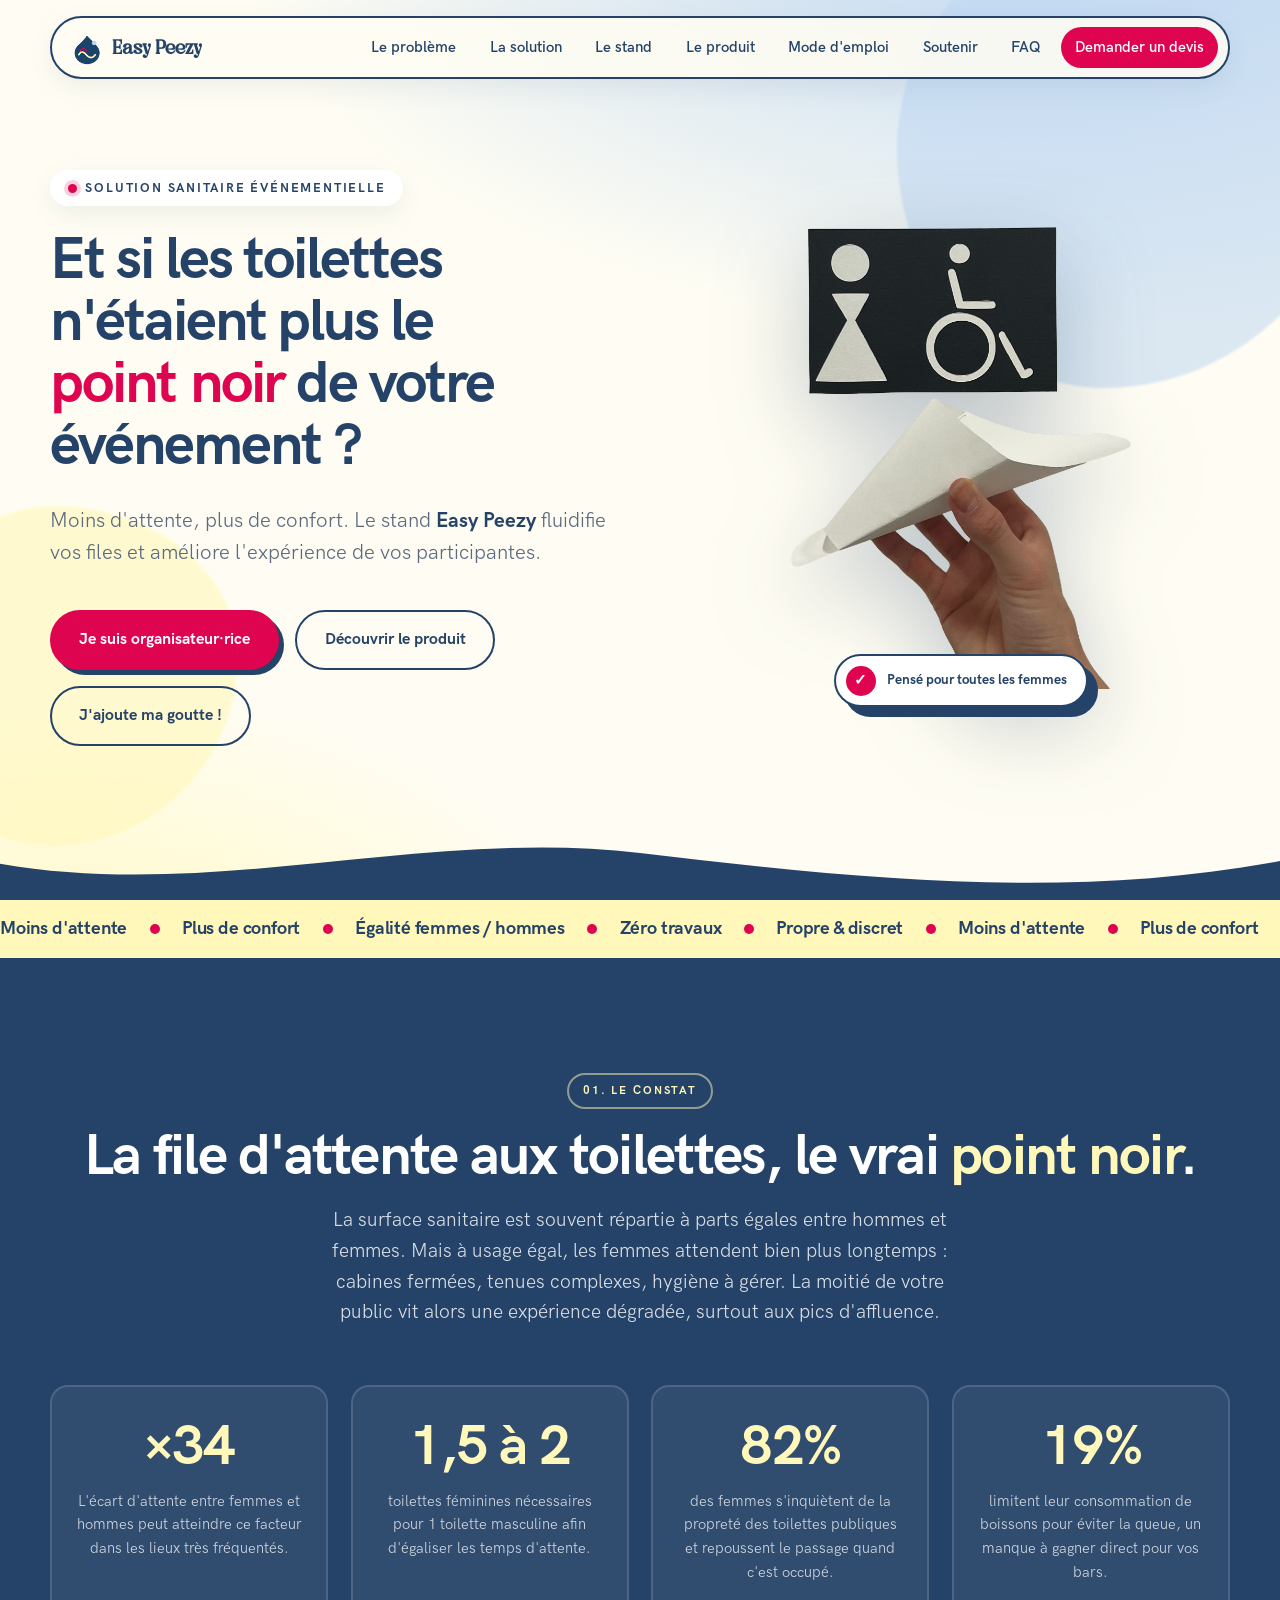
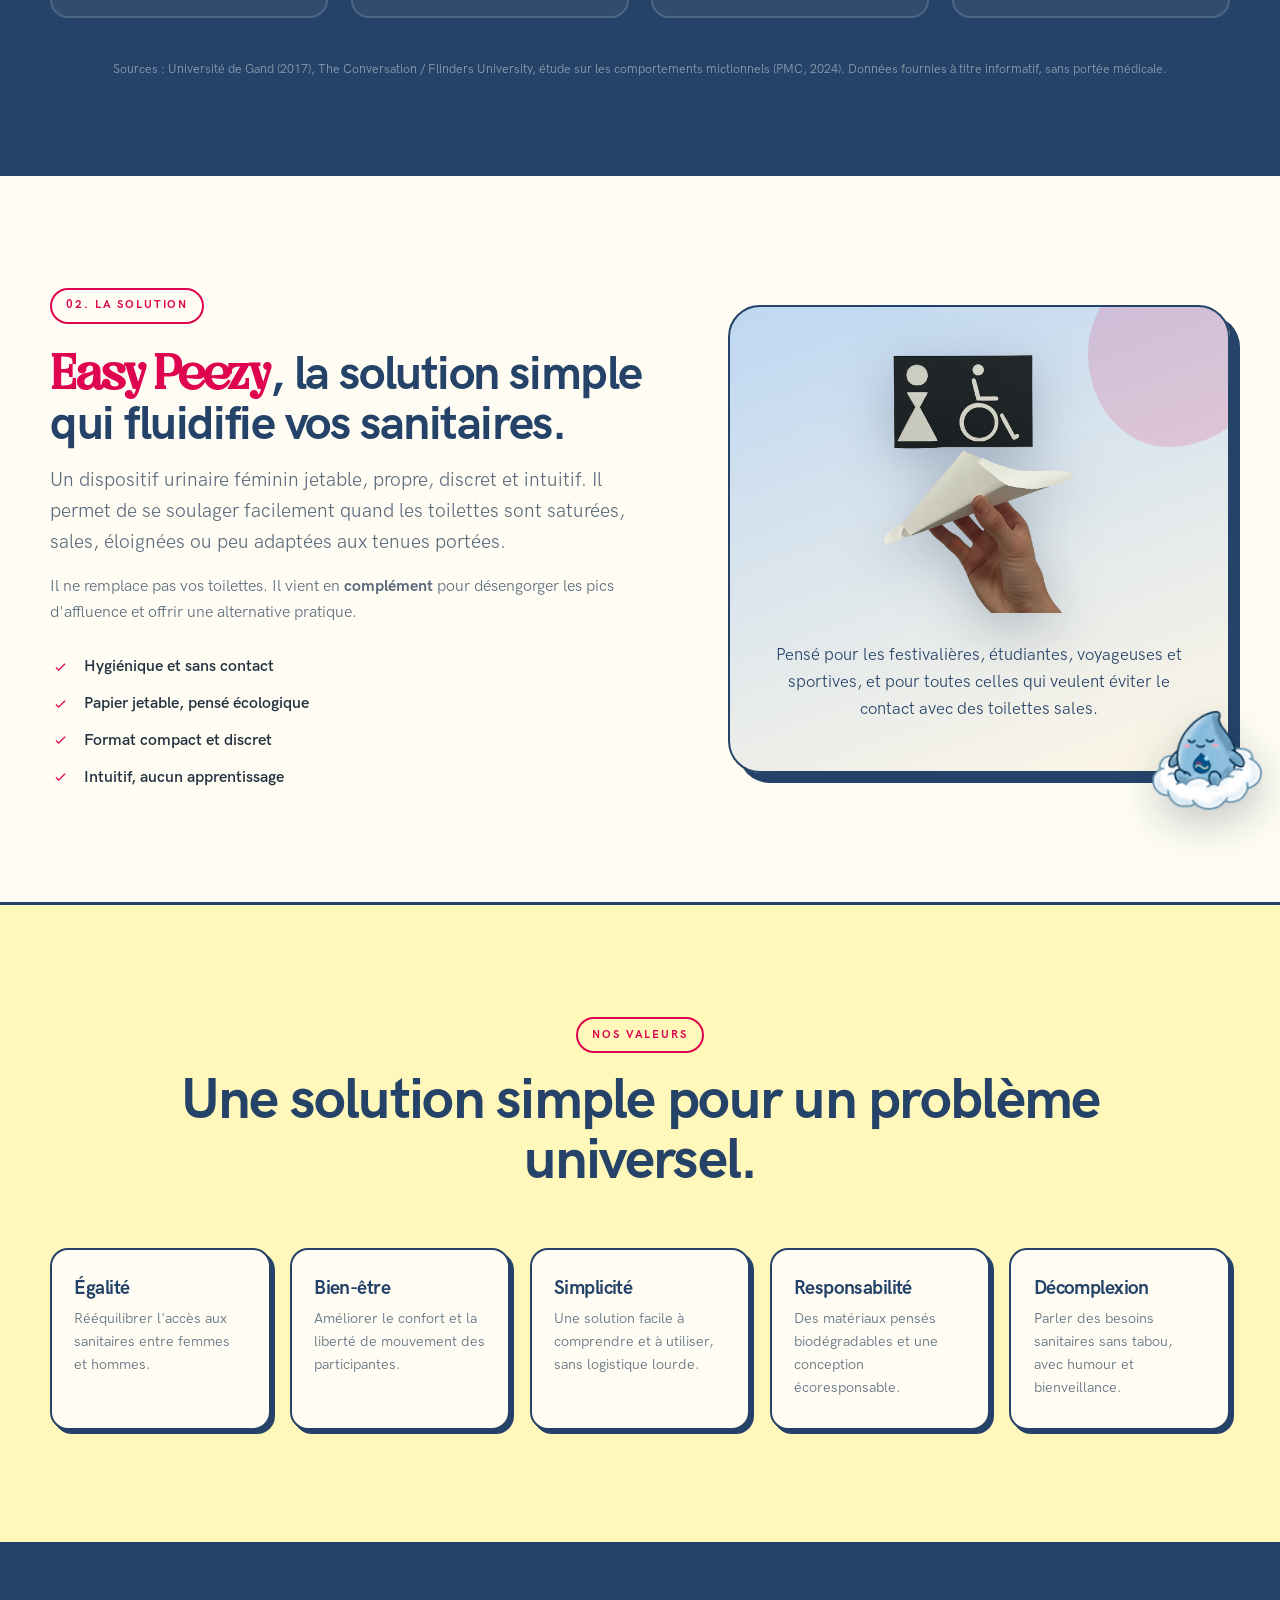
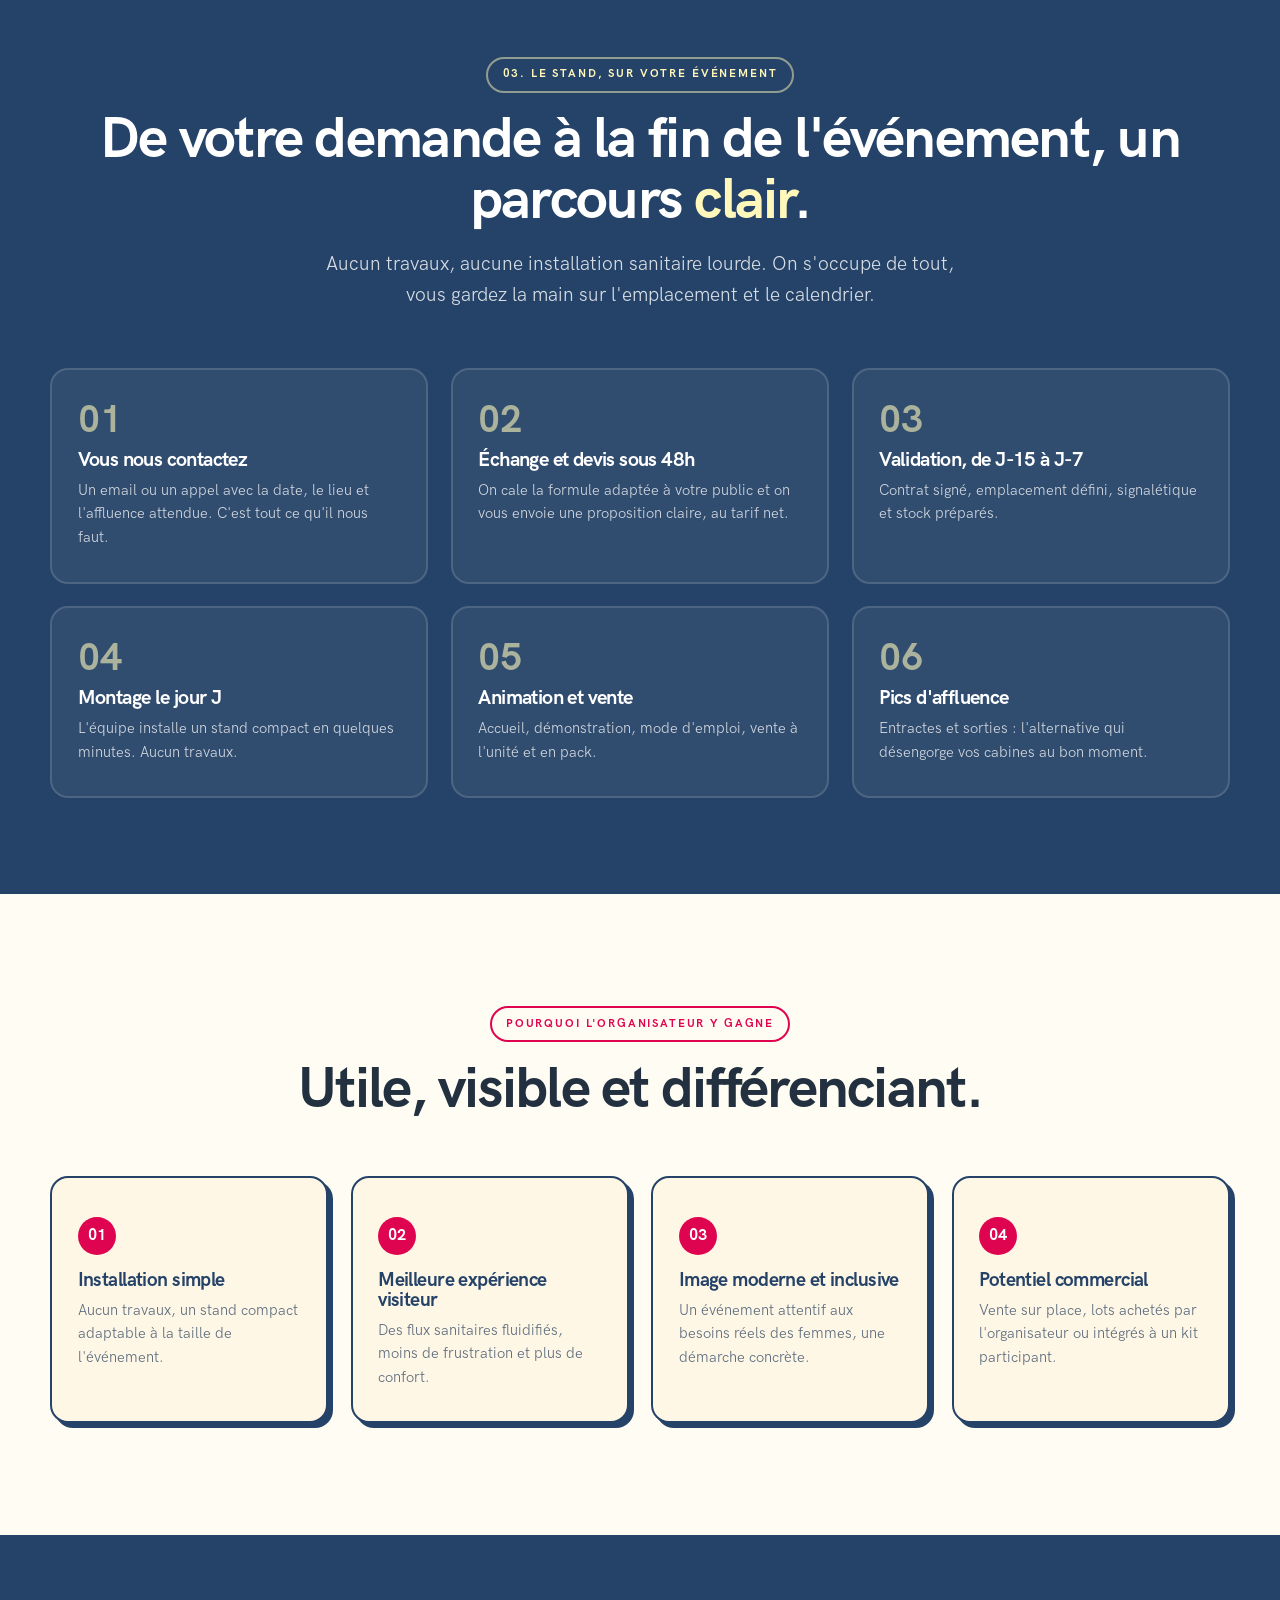
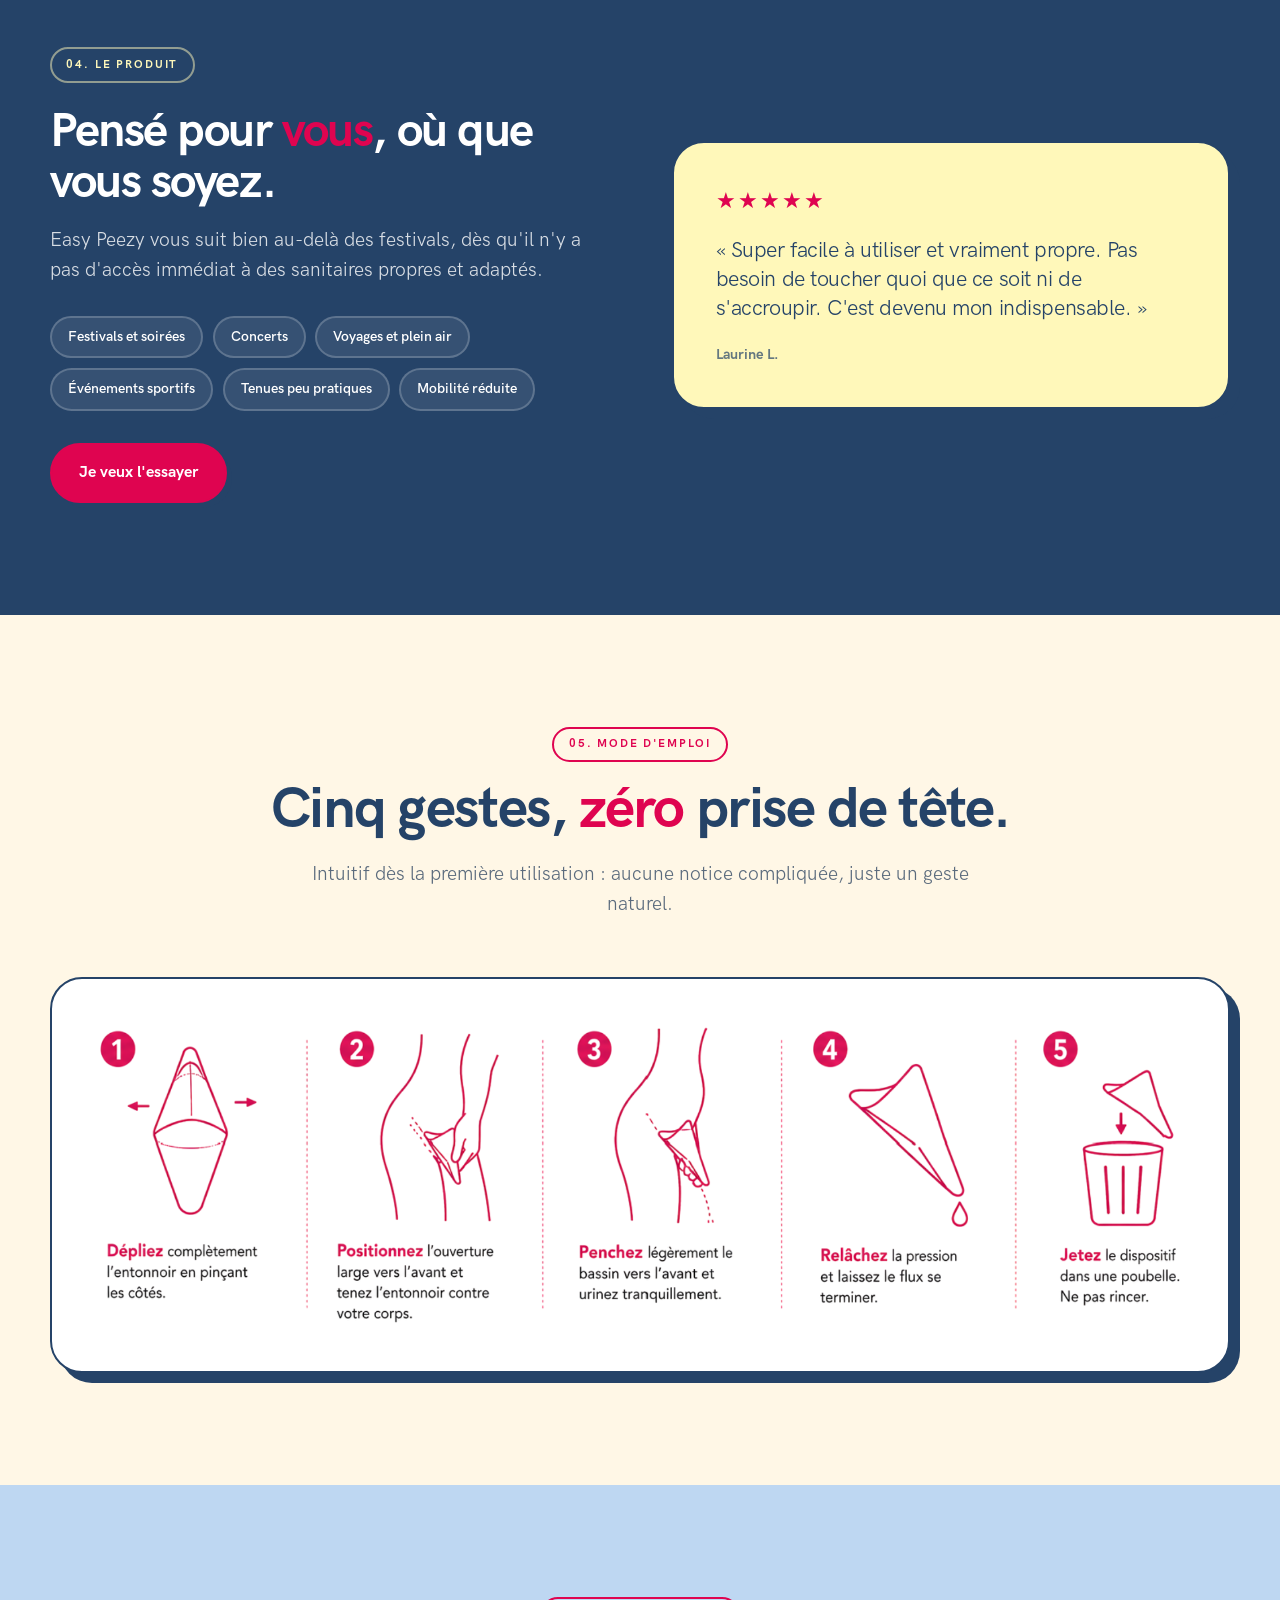
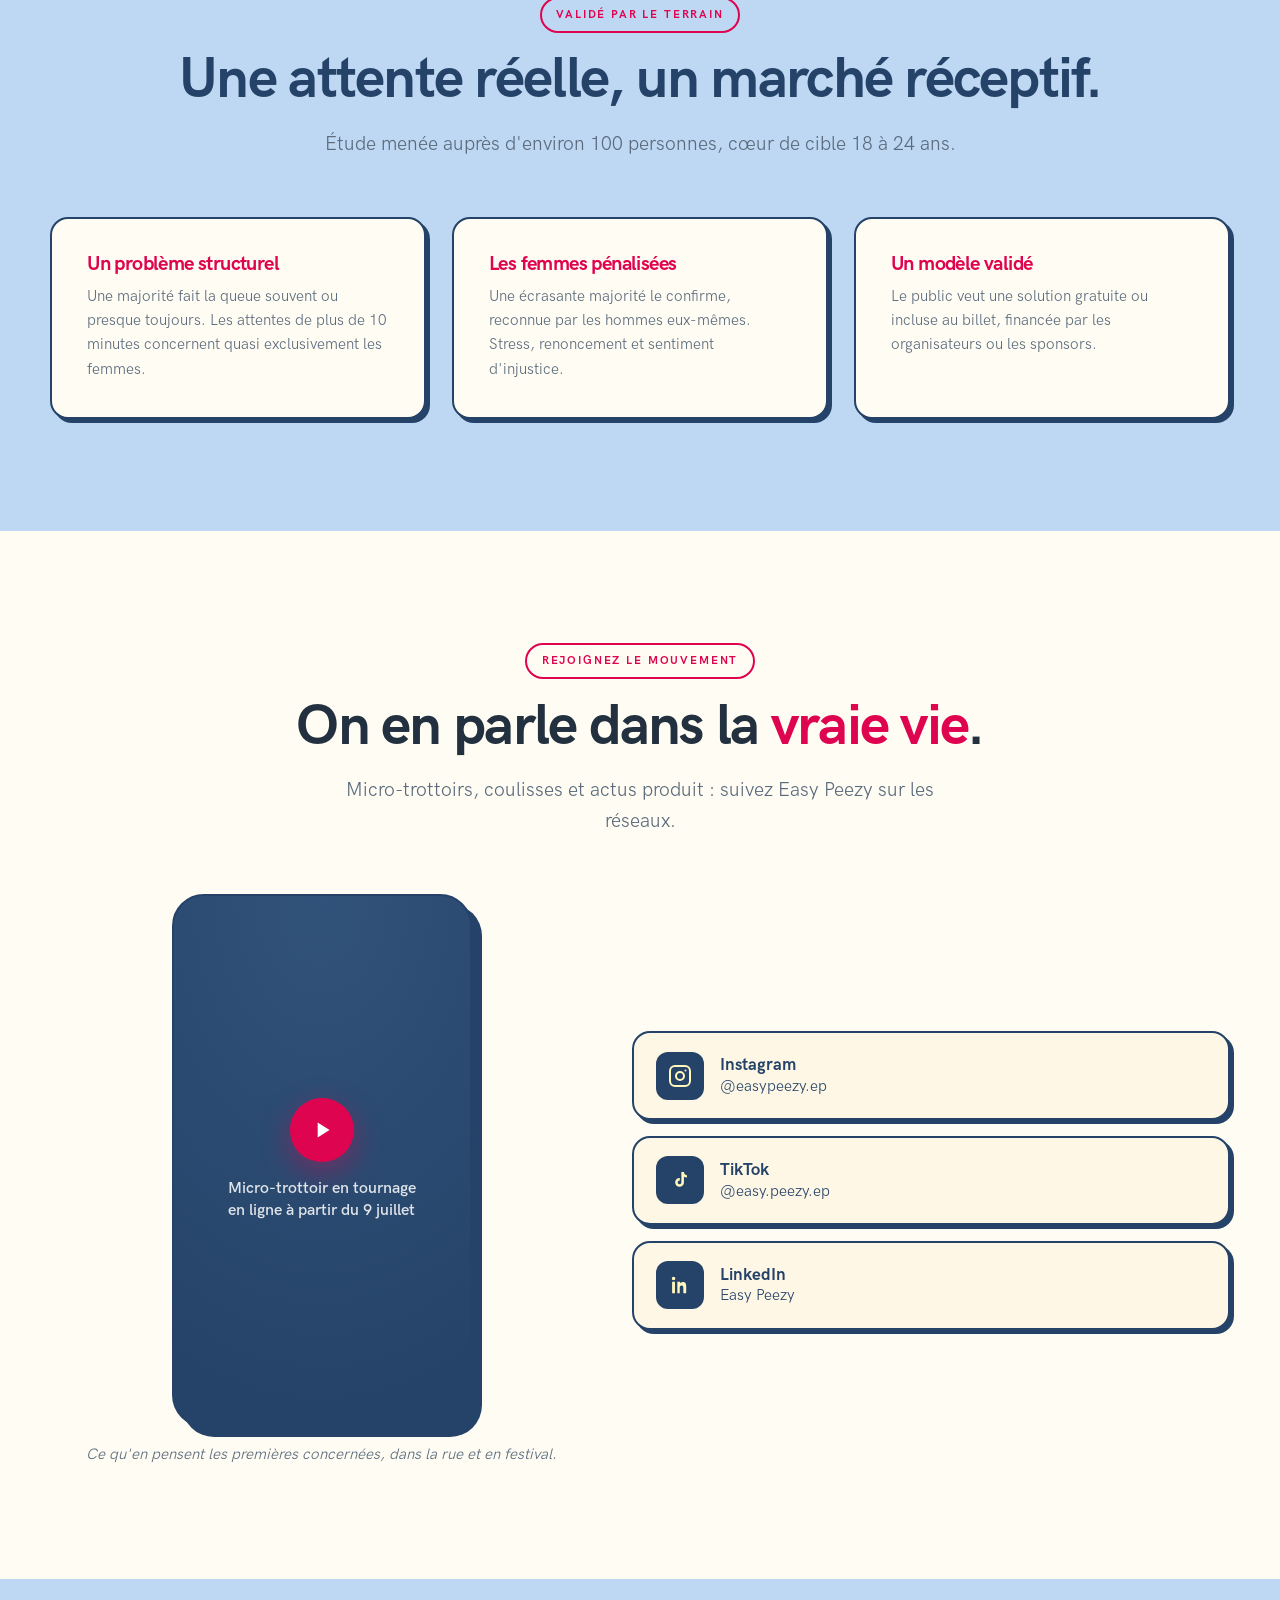
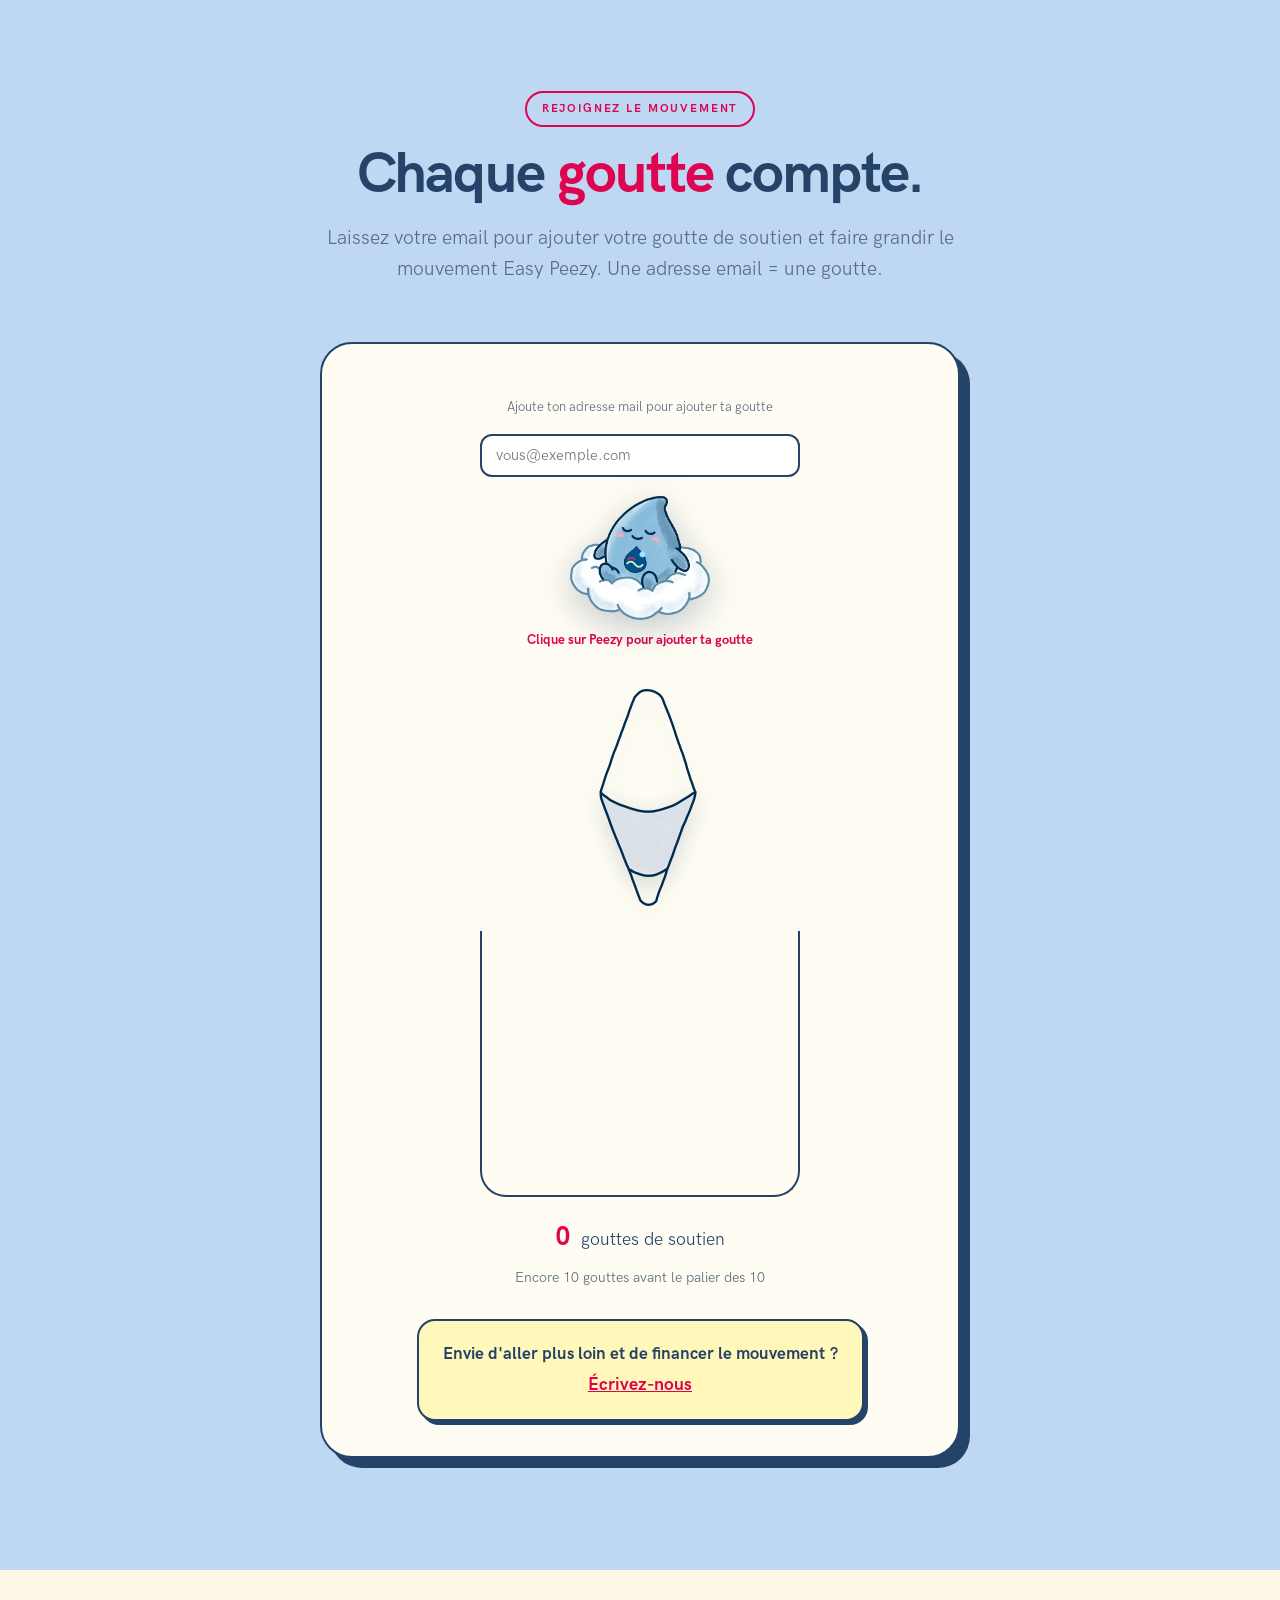
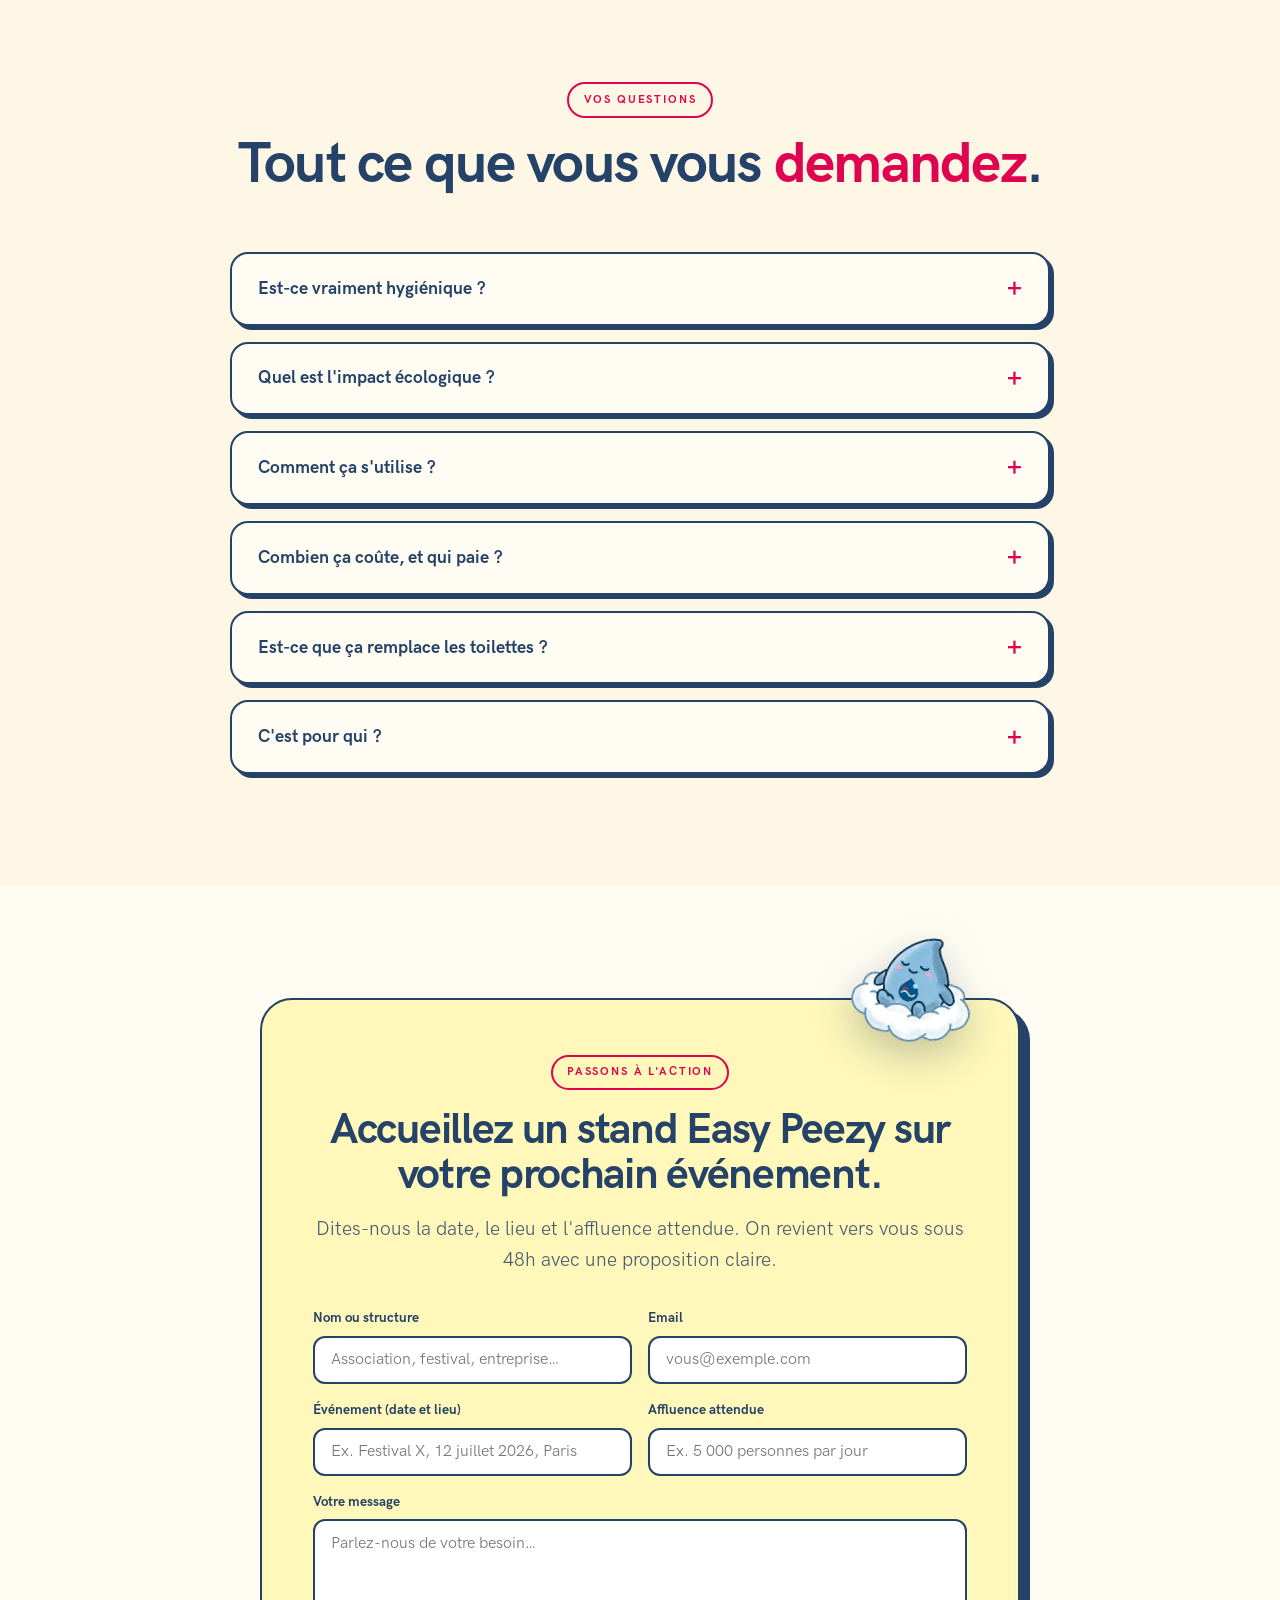
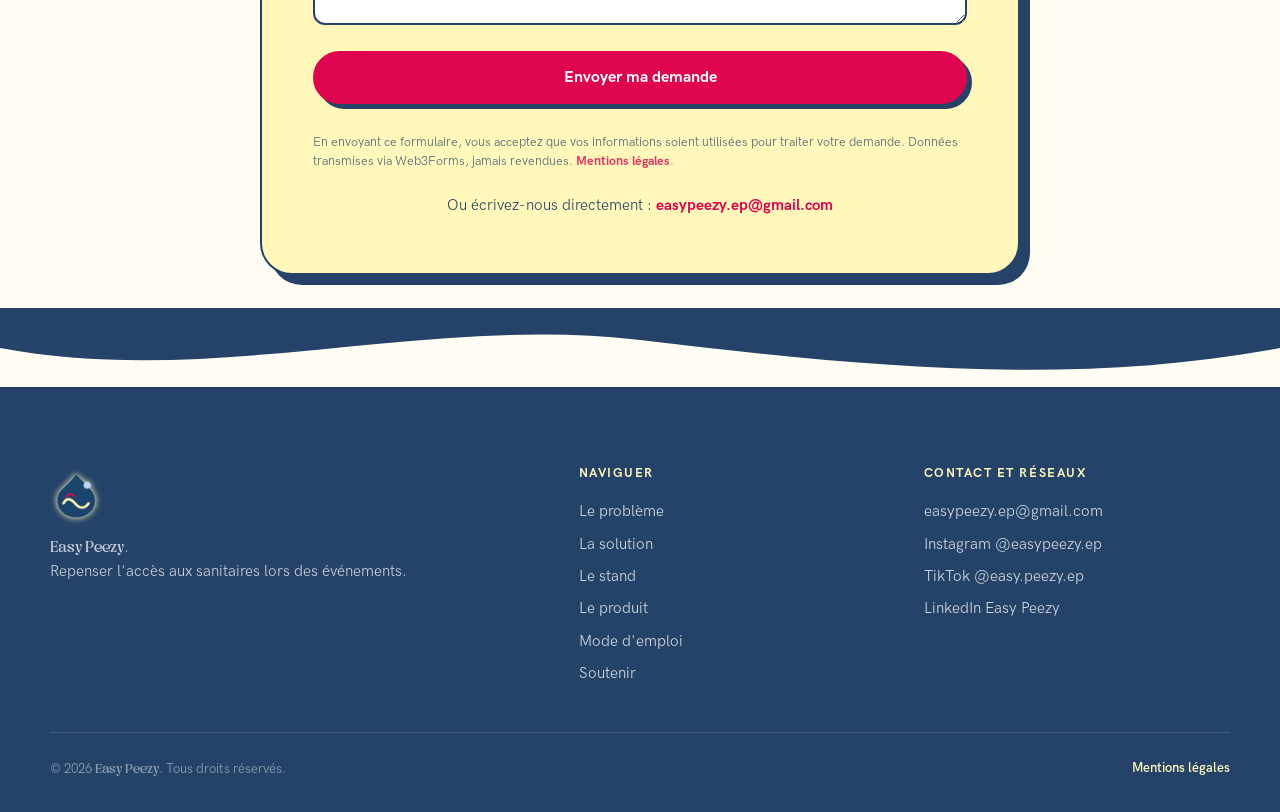
<file: index.html>
<!DOCTYPE html>
<html lang="fr">
<head>
  <meta charset="UTF-8" />
  <meta name="viewport" content="width=device-width, initial-scale=1.0" />
  <title>Easy Peezy · La solution sanitaire qui fluidifie vos événements</title>
  <meta name="description" content="Easy Peezy : dispositif urinaire féminin jetable, propre et discret. Moins d'attente aux toilettes, plus de confort pour vos festivals et événements." />
  <link rel="icon" type="image/png" href="assets/logo.png" />
  <link rel="apple-touch-icon" href="assets/logo.png" />
  <!-- Open Graph / réseaux -->
  <meta property="og:type" content="website" />
  <meta property="og:site_name" content="Easy Peezy" />
  <meta property="og:title" content="Easy Peezy · Moins d'attente aux toilettes, plus de confort" />
  <meta property="og:description" content="Le stand qui fluidifie les files d'attente aux toilettes de vos festivals et événements. Dispositif urinaire féminin jetable, propre et discret." />
  <meta property="og:url" content="https://sprintalex.github.io/easypeezy-site/" />
  <meta property="og:image" content="https://sprintalex.github.io/easypeezy-site/assets/og-image.jpg" />
  <meta property="og:image:width" content="1200" />
  <meta property="og:image:height" content="630" />
  <meta property="og:locale" content="fr_FR" />
  <meta name="twitter:card" content="summary_large_image" />
  <meta name="twitter:title" content="Easy Peezy · Moins d'attente aux toilettes, plus de confort" />
  <meta name="twitter:description" content="Le stand qui fluidifie les files d'attente aux toilettes de vos festivals et événements." />
  <meta name="twitter:image" content="https://sprintalex.github.io/easypeezy-site/assets/og-image.jpg" />
  <link rel="stylesheet" href="css/style.css" />
</head>
<body>

  <!-- ============ NAV ============ -->
  <header class="nav" id="nav">
    <a href="#top" class="nav__brand">
      <img src="assets/logo.png" alt="Easy Peezy" class="nav__logo" />
      <span class="brand-name">Easy Peezy</span>
    </a>
    <nav class="nav__links" id="navLinks">
      <a href="#probleme">Le problème</a>
      <a href="#solution">La solution</a>
      <a href="#stand">Le stand</a>
      <a href="#produit">Le produit</a>
      <a href="#mode-emploi">Mode d'emploi</a>
      <a href="#soutien">Soutenir</a>
      <a href="#faq">FAQ</a>
      <a href="#contact" class="nav__cta">Demander un devis</a>
    </nav>
    <button class="nav__burger" id="burger" aria-label="Menu">
      <span></span><span></span><span></span>
    </button>
  </header>

  <!-- ============ HERO ============ -->
  <section class="hero" id="top">
    <span class="blob blob--baby" aria-hidden="true"></span>
    <span class="blob blob--butter" aria-hidden="true"></span>
    <div class="hero__grid">
      <div class="hero__inner">
        <p class="hero__eyebrow reveal"><span class="dot"></span> Solution sanitaire événementielle</p>
        <h1 class="hero__title reveal">Et si les toilettes n'étaient plus le <em>point&nbsp;noir</em> de votre événement&nbsp;?</h1>
        <p class="hero__sub reveal">Moins d'attente, plus de confort. Le stand <strong>Easy Peezy</strong> fluidifie vos files et améliore l'expérience de vos participantes.</p>
        <div class="hero__cta reveal">
          <a href="#contact" class="btn btn--primary">Je suis organisateur·rice</a>
          <a href="#produit" class="btn btn--ghost">Découvrir le produit</a>
          <a href="#soutien" class="btn btn--ghost">J'ajoute ma goutte !</a>
        </div>
      </div>
      <div class="hero__visual reveal">
        <img src="assets/produit-picto.png" alt="Le dispositif Easy Peezy, prêt à l'emploi" class="hero__product" />
        <div class="hero__badge"><span class="hero__badge-ic">✓</span><span>Pensé pour toutes les femmes</span></div>
      </div>
    </div>
    <div class="wave wave--bottom"><svg viewBox="0 0 1440 120" preserveAspectRatio="none"><path d="M0,64 C240,120 480,10 720,48 C960,86 1200,120 1440,60 L1440,120 L0,120 Z"></path></svg></div>
  </section>

  <!-- ============ TICKER ============ -->
  <div class="ticker" aria-hidden="true">
    <div class="ticker__track">
      <span>Moins d'attente</span><span class="ticker__dot"></span>
      <span>Plus de confort</span><span class="ticker__dot"></span>
      <span>Égalité femmes / hommes</span><span class="ticker__dot"></span>
      <span>Zéro travaux</span><span class="ticker__dot"></span>
      <span>Propre &amp; discret</span><span class="ticker__dot"></span>
      <span>Moins d'attente</span><span class="ticker__dot"></span>
      <span>Plus de confort</span><span class="ticker__dot"></span>
      <span>Égalité femmes / hommes</span><span class="ticker__dot"></span>
      <span>Zéro travaux</span><span class="ticker__dot"></span>
      <span>Propre &amp; discret</span><span class="ticker__dot"></span>
    </div>
  </div>

  <!-- ============ PROBLÈME ============ -->
  <section class="problem" id="probleme">
    <div class="section__head reveal">
      <span class="kicker kicker--light">01. Le constat</span>
      <h2>La file d'attente aux toilettes, le vrai <em>point noir</em>.</h2>
      <p class="lead">La surface sanitaire est souvent répartie à parts égales entre hommes et femmes. Mais à usage égal, les femmes attendent bien plus longtemps&nbsp;: cabines fermées, tenues complexes, hygiène à gérer. La moitié de votre public vit alors une expérience dégradée, surtout aux pics d'affluence.</p>
    </div>
    <div class="stats">
      <div class="stat reveal"><span class="stat__num" data-target="34" data-prefix="×">×0</span><span class="stat__label">L'écart d'attente entre femmes et hommes peut atteindre ce facteur dans les lieux très fréquentés.</span></div>
      <div class="stat reveal"><span class="stat__num" data-target="2" data-prefix="1,5 à ">1,5 à 0</span><span class="stat__label">toilettes féminines nécessaires pour 1 toilette masculine afin d'égaliser les temps d'attente.</span></div>
      <div class="stat reveal"><span class="stat__num" data-target="82" data-suffix="%">0%</span><span class="stat__label">des femmes s'inquiètent de la propreté des toilettes publiques et repoussent le passage quand c'est occupé.</span></div>
      <div class="stat reveal"><span class="stat__num" data-target="19" data-suffix="%">0%</span><span class="stat__label">limitent leur consommation de boissons pour éviter la queue, un manque à gagner direct pour vos bars.</span></div>
    </div>
    <p class="problem__sources reveal">Sources&nbsp;: Université de Gand (2017), The Conversation / Flinders University, étude sur les comportements mictionnels (PMC, 2024). Données fournies à titre informatif, sans portée médicale.</p>
  </section>

  <!-- ============ SOLUTION ============ -->
  <section class="solution" id="solution">
    <div class="solution__grid">
      <div class="solution__text reveal">
        <span class="kicker">02. La solution</span>
        <h2><em class="brand-name">Easy Peezy</em>, la solution simple qui fluidifie vos sanitaires.</h2>
        <p class="lead">Un dispositif urinaire féminin jetable, propre, discret et intuitif. Il permet de se soulager facilement quand les toilettes sont saturées, sales, éloignées ou peu adaptées aux tenues portées.</p>
        <p>Il ne remplace pas vos toilettes. Il vient en <strong>complément</strong> pour désengorger les pics d'affluence et offrir une alternative pratique.</p>
        <ul class="checks">
          <li>Hygiénique et sans contact</li>
          <li>Papier jetable, pensé écologique</li>
          <li>Format compact et discret</li>
          <li>Intuitif, aucun apprentissage</li>
        </ul>
      </div>
      <div class="solution__visual reveal">
        <div class="solution__card">
          <span class="blob blob--crimson" aria-hidden="true"></span>
          <img src="assets/produit-picto.png" alt="Le dispositif Easy Peezy" class="solution__product" />
          <p class="solution__caption">Pensé pour les festivalières, étudiantes, voyageuses et sportives, et pour toutes celles qui veulent éviter le contact avec des toilettes sales.</p>
        </div>
        <img src="assets/mascotte.png" alt="" class="solution__mascot" aria-hidden="true" />
      </div>
    </div>
  </section>

  <!-- ============ VALEURS (bloc butter) ============ -->
  <section class="values">
    <div class="section__head reveal">
      <span class="kicker">Nos valeurs</span>
      <h2>Une solution simple pour un problème universel.</h2>
    </div>
    <div class="values__grid">
      <div class="value reveal"><h3>Égalité</h3><p>Rééquilibrer l'accès aux sanitaires entre femmes et hommes.</p></div>
      <div class="value reveal"><h3>Bien-être</h3><p>Améliorer le confort et la liberté de mouvement des participantes.</p></div>
      <div class="value reveal"><h3>Simplicité</h3><p>Une solution facile à comprendre et à utiliser, sans logistique lourde.</p></div>
      <div class="value reveal"><h3>Responsabilité</h3><p>Des matériaux pensés biodégradables et une conception écoresponsable.</p></div>
      <div class="value reveal"><h3>Décomplexion</h3><p>Parler des besoins sanitaires sans tabou, avec humour et bienveillance.</p></div>
    </div>
  </section>

  <!-- ============ COMMENT ÇA MARCHE (B2B) ============ -->
  <section class="how" id="stand">
    <div class="section__head reveal">
      <span class="kicker kicker--light">03. Le stand, sur votre événement</span>
      <h2>De votre demande à la fin de l'événement, un parcours <em>clair</em>.</h2>
      <p class="lead">Aucun travaux, aucune installation sanitaire lourde. On s'occupe de tout, vous gardez la main sur l'emplacement et le calendrier.</p>
    </div>
    <ol class="timeline">
      <li class="reveal"><span class="timeline__step">01</span><h3>Vous nous contactez</h3><p>Un email ou un appel avec la date, le lieu et l'affluence attendue. C'est tout ce qu'il nous faut.</p></li>
      <li class="reveal"><span class="timeline__step">02</span><h3>Échange et devis sous 48h</h3><p>On cale la formule adaptée à votre public et on vous envoie une proposition claire, au tarif net.</p></li>
      <li class="reveal"><span class="timeline__step">03</span><h3>Validation, de J-15 à J-7</h3><p>Contrat signé, emplacement défini, signalétique et stock préparés.</p></li>
      <li class="reveal"><span class="timeline__step">04</span><h3>Montage le jour J</h3><p>L'équipe installe un stand compact en quelques minutes. Aucun travaux.</p></li>
      <li class="reveal"><span class="timeline__step">05</span><h3>Animation et vente</h3><p>Accueil, démonstration, mode d'emploi, vente à l'unité et en pack.</p></li>
      <li class="reveal"><span class="timeline__step">06</span><h3>Pics d'affluence</h3><p>Entractes et sorties&nbsp;: l'alternative qui désengorge vos cabines au bon moment.</p></li>
    </ol>
  </section>

  <!-- ============ POUR L'ORGANISATEUR ============ -->
  <section class="benefits">
    <div class="section__head reveal">
      <span class="kicker">Pourquoi l'organisateur y gagne</span>
      <h2>Utile, visible et différenciant.</h2>
    </div>
    <div class="benefits__grid">
      <div class="benefit reveal"><span class="benefit__num">01</span><h3>Installation simple</h3><p>Aucun travaux, un stand compact adaptable à la taille de l'événement.</p></div>
      <div class="benefit reveal"><span class="benefit__num">02</span><h3>Meilleure expérience visiteur</h3><p>Des flux sanitaires fluidifiés, moins de frustration et plus de confort.</p></div>
      <div class="benefit reveal"><span class="benefit__num">03</span><h3>Image moderne et inclusive</h3><p>Un événement attentif aux besoins réels des femmes, une démarche concrète.</p></div>
      <div class="benefit reveal"><span class="benefit__num">04</span><h3>Potentiel commercial</h3><p>Vente sur place, lots achetés par l'organisateur ou intégrés à un kit participant.</p></div>
    </div>
  </section>

  <!-- ============ PRODUIT (B2C) ============ -->
  <section class="product" id="produit">
    <div class="product__grid">
      <div class="product__text reveal">
        <span class="kicker kicker--light">04. Le produit</span>
        <h2>Pensé pour <em>vous</em>, où que vous soyez.</h2>
        <p class="lead">Easy Peezy vous suit bien au-delà des festivals, dès qu'il n'y a pas d'accès immédiat à des sanitaires propres et adaptés.</p>
        <div class="usecases">
          <span>Festivals et soirées</span>
          <span>Concerts</span>
          <span>Voyages et plein air</span>
          <span>Événements sportifs</span>
          <span>Tenues peu pratiques</span>
          <span>Mobilité réduite</span>
        </div>
        <a href="#contact" class="btn btn--primary">Je veux l'essayer</a>
      </div>
      <div class="product__aside reveal">
        <blockquote>
          <div class="stars">★★★★★</div>
          <p>« Super facile à utiliser et vraiment propre. Pas besoin de toucher quoi que ce soit ni de s'accroupir. C'est devenu mon indispensable. »</p>
          <cite>Laurine L.</cite>
        </blockquote>
      </div>
    </div>
  </section>

  <!-- ============ MODE D'EMPLOI ============ -->
  <section class="usage" id="mode-emploi">
    <div class="section__head reveal">
      <span class="kicker">05. Mode d'emploi</span>
      <h2>Cinq gestes, <em>zéro</em> prise de tête.</h2>
      <p class="lead">Intuitif dès la première utilisation&nbsp;: aucune notice compliquée, juste un geste naturel.</p>
    </div>
    <div class="usage__card reveal">
      <img src="assets/mode-emploi.png" alt="Mode d'emploi en 5 étapes : dépliez l'entonnoir, positionnez-le, penchez le bassin, relâchez la pression, jetez le dispositif à la poubelle" />
    </div>
  </section>

  <!-- ============ VALIDATION MARCHÉ ============ -->
  <section class="proof">
    <div class="section__head reveal">
      <span class="kicker">Validé par le terrain</span>
      <h2>Une attente réelle, un marché réceptif.</h2>
      <p class="lead">Étude menée auprès d'environ 100 personnes, cœur de cible 18 à 24 ans.</p>
    </div>
    <div class="proof__grid">
      <div class="proof__item reveal"><h3>Un problème structurel</h3><p>Une majorité fait la queue souvent ou presque toujours. Les attentes de plus de 10 minutes concernent quasi exclusivement les femmes.</p></div>
      <div class="proof__item reveal"><h3>Les femmes pénalisées</h3><p>Une écrasante majorité le confirme, reconnue par les hommes eux-mêmes. Stress, renoncement et sentiment d'injustice.</p></div>
      <div class="proof__item reveal"><h3>Un modèle validé</h3><p>Le public veut une solution gratuite ou incluse au billet, financée par les organisateurs ou les sponsors.</p></div>
    </div>
  </section>

  <!-- ============ RÉSEAUX & MICRO-TROTTOIR ============ -->
  <section class="social" id="social">
    <div class="section__head reveal">
      <span class="kicker">Rejoignez le mouvement</span>
      <h2>On en parle dans la <em>vraie vie</em>.</h2>
      <p class="lead">Micro-trottoirs, coulisses et actus produit&nbsp;: suivez Easy Peezy sur les réseaux.</p>
    </div>
    <div class="social__grid">
      <figure class="social__video reveal">
        <div class="social__video-embed" data-video>
          <div class="social__video-ph">
            <span class="social__play"><svg viewBox="0 0 24 24" width="26" height="26" fill="currentColor"><path d="M8 5v14l11-7z"/></svg></span>
            <p>Micro-trottoir en tournage<br />en ligne à partir du 9 juillet</p>
          </div>
        </div>
        <figcaption>Ce qu'en pensent les premières concernées, dans la rue et en festival.</figcaption>
      </figure>
      <div class="social__links reveal">
        <a class="social__link" href="https://www.instagram.com/easypeezy.ep/" target="_blank" rel="noopener">
          <span class="social__ic"><svg viewBox="0 0 24 24" width="24" height="24" fill="none" stroke="currentColor" stroke-width="2" stroke-linecap="round" stroke-linejoin="round"><rect x="2" y="2" width="20" height="20" rx="5"/><circle cx="12" cy="12" r="4"/><line x1="17.5" y1="6.5" x2="17.5" y2="6.5"/></svg></span>
          <span><strong>Instagram</strong><br />@easypeezy.ep</span>
        </a>
        <a class="social__link" href="https://www.tiktok.com/@easy.peezy.ep" target="_blank" rel="noopener">
          <span class="social__ic"><svg viewBox="0 0 24 24" width="22" height="22" fill="currentColor"><path d="M16 8.2a5.9 5.9 0 0 0 3.6 1.2V6.7a3.3 3.3 0 0 1-2.3-1 3.3 3.3 0 0 1-1-2.3h-2.8v11.2a2 2 0 1 1-1.7-2v-2.8a4.8 4.8 0 1 0 4.5 4.8V8.2z"/></svg></span>
          <span><strong>TikTok</strong><br />@easy.peezy.ep</span>
        </a>
        <a class="social__link" href="https://www.linkedin.com/company/easypeezyep" target="_blank" rel="noopener">
          <span class="social__ic"><svg viewBox="0 0 24 24" width="22" height="22" fill="currentColor"><path d="M6.94 5a1.94 1.94 0 1 1-3.88 0 1.94 1.94 0 0 1 3.88 0zM3.4 8.5h3.1V21H3.4zM9.1 8.5h2.97v1.7h.04c.41-.78 1.42-1.6 2.93-1.6 3.13 0 3.71 2.06 3.71 4.74V21h-3.1v-5.5c0-1.31-.02-3-1.83-3-1.83 0-2.11 1.43-2.11 2.9V21H9.1z"/></svg></span>
          <span><strong>LinkedIn</strong><br />Easy Peezy</span>
        </a>
      </div>
    </div>
  </section>

  <!-- ============ COMPTEUR GOUTTES DE SOUTIEN ============ -->
  <section class="drops" id="soutien">
    <div class="section__head reveal">
      <span class="kicker">Rejoignez le mouvement</span>
      <h2>Chaque <em>goutte</em> compte.</h2>
      <p class="lead">Laissez votre email pour ajouter votre goutte de soutien et faire grandir le mouvement Easy Peezy. Une adresse email = une goutte.</p>
    </div>
    <div class="drops-widget reveal" data-drops-widget>
      <p class="drops-widget__hint">Ajoute ton adresse mail pour ajouter ta goutte</p>
      <form class="drops-widget__email-form" id="dropsEmailForm" data-drops-email-form novalidate>
        <div class="drops-widget__email-row">
          <input type="email" inputmode="email" autocomplete="email" required placeholder="vous@exemple.com" class="drops-widget__email-input" data-drops-email-input />
        </div>
      </form>
      <button type="submit" form="dropsEmailForm" class="drops-widget__mascot-btn" data-drops-btn aria-label="Ajouter votre goutte de soutien">
        <img src="assets/mascotte.png" alt="" class="drops-widget__mascot" />
      </button>
      <p class="drops-widget__hint drops-widget__hint--mascot">Clique sur Peezy pour ajouter ta goutte</p>
      <p class="drops-widget__email-note" data-drops-email-note hidden></p>
      <div class="drops-widget__funnel">
        <img src="assets/entonnoire.png" alt="" class="drops-widget__funnel-img" />
      </div>
      <div class="drops-widget__jar">
        <canvas class="drops-widget__jar-canvas" data-drops-canvas width="240" height="200" aria-hidden="true"></canvas>
      </div>
      <p class="drops-widget__count"><strong data-drops-count>–</strong> <span data-drops-count-label>gouttes de soutien</span></p>
      <p class="drops-widget__progress" data-drops-progress></p>
      <button type="button" class="drops-widget__share" data-drops-share hidden>Partage ton rang et n'oublie pas de nous @ !</button>
      <div class="drops-widget__toast" data-drops-toast hidden></div>
      <p class="drops-widget__fund">Envie d'aller plus loin et de financer le mouvement&nbsp;?<br /><a href="mailto:easypeezy.ep@gmail.com?subject=Je%20souhaite%20soutenir%20financièrement%20Easy%20Peezy">Écrivez-nous</a></p>
    </div>
  </section>

  <!-- ============ FAQ ============ -->
  <section class="faq" id="faq">
    <div class="section__head reveal">
      <span class="kicker">Vos questions</span>
      <h2>Tout ce que vous vous <em>demandez</em>.</h2>
    </div>
    <div class="faq__list">
      <details class="faq__item reveal">
        <summary>Est-ce vraiment hygiénique&nbsp;?</summary>
        <div class="faq__body"><p>Oui. Chaque dispositif est à usage unique et sans contact&nbsp;: vous n'avez rien à toucher, ni à vous accroupir. Il se jette après utilisation. C'est justement une alternative aux toilettes saturées ou sales.</p></div>
      </details>
      <details class="faq__item reveal">
        <summary>Quel est l'impact écologique&nbsp;?</summary>
        <div class="faq__body"><p>Le dispositif est en papier, pensé pour être biodégradable, sans plastique. Il vient en complément des toilettes lors des pics d'affluence, pas en remplacement. Nous travaillons à réduire encore son empreinte et sa gestion des déchets sur site.</p></div>
      </details>
      <details class="faq__item reveal">
        <summary>Comment ça s'utilise&nbsp;?</summary>
        <div class="faq__body"><p>C'est intuitif et pensé pour être utilisé debout, sans avoir à se dévêtir entièrement. Une signalétique claire et une démonstration sont proposées sur le stand pour lever toute hésitation.</p></div>
      </details>
      <details class="faq__item reveal">
        <summary>Combien ça coûte, et qui paie&nbsp;?</summary>
        <div class="faq__body"><p>Le modèle est pensé en B2B&nbsp;: le stand est financé par l'organisateur ou des sponsors, et le dispositif est le plus souvent gratuit pour le public ou inclus au billet. Le tarif dépend de votre événement&nbsp;: dites-nous l'affluence attendue, on vous envoie un devis clair sous 48h.</p></div>
      </details>
      <details class="faq__item reveal">
        <summary>Est-ce que ça remplace les toilettes&nbsp;?</summary>
        <div class="faq__body"><p>Non. Easy Peezy vient en complément pour désengorger les files aux moments de forte affluence (entractes, sorties) et offrir une alternative pratique quand les cabines sont saturées ou éloignées.</p></div>
      </details>
      <details class="faq__item reveal">
        <summary>C'est pour qui&nbsp;?</summary>
        <div class="faq__body"><p>Pour les festivalières, étudiantes, voyageuses, sportives, les personnes à mobilité réduite et toutes celles gênées par des tenues peu pratiques ou par l'état des sanitaires. Une solution pensée pour tous les publics.</p></div>
      </details>
    </div>
  </section>

  <!-- ============ CONTACT ============ -->
  <section class="contact" id="contact">
    <div class="contact__inner reveal">
      <img src="assets/mascotte.png" alt="" class="contact__mascot" aria-hidden="true" />
      <span class="kicker">Passons à l'action</span>
      <h2>Accueillez un stand Easy Peezy sur votre prochain événement.</h2>
      <p class="lead">Dites-nous la date, le lieu et l'affluence attendue. On revient vers vous sous 48h avec une proposition claire.</p>
      <form class="contact__form" id="contactForm" novalidate>
        <input type="hidden" name="access_key" value="d61c423d-0587-4fef-9f25-bc1dd3032094" />
        <input type="hidden" name="subject" value="Nouvelle demande de devis — Easy Peezy" />
        <input type="hidden" name="from_name" value="Site Easy Peezy" />
        <input type="checkbox" name="botcheck" class="hidden" style="display:none" tabindex="-1" autocomplete="off" />
        <div class="field"><label for="name">Nom ou structure</label><input id="name" name="name" type="text" required placeholder="Association, festival, entreprise…" /></div>
        <div class="field"><label for="email">Email</label><input id="email" name="email" type="email" required placeholder="vous@exemple.com" /></div>
        <div class="field"><label for="event">Événement (date et lieu)</label><input id="event" name="event" type="text" placeholder="Ex. Festival X, 12 juillet 2026, Paris" /></div>
        <div class="field"><label for="affluence">Affluence attendue</label><input id="affluence" name="affluence" type="text" placeholder="Ex. 5 000 personnes par jour" /></div>
        <div class="field field--full"><label for="message">Votre message</label><textarea id="message" name="message" rows="4" placeholder="Parlez-nous de votre besoin…"></textarea></div>
        <button type="submit" class="btn btn--primary btn--block">Envoyer ma demande</button>
        <p class="contact__privacy">En envoyant ce formulaire, vous acceptez que vos informations soient utilisées pour traiter votre demande. Données transmises via Web3Forms, jamais revendues. <a href="mentions-legales.html#rgpd">Mentions légales</a>.</p>
      </form>
      <p class="contact__alt">Ou écrivez-nous directement&nbsp;: <a href="mailto:easypeezy.ep@gmail.com">easypeezy.ep@gmail.com</a></p>
    </div>
  </section>

  <!-- ============ FOOTER ============ -->
  <footer class="footer">
    <div class="wave wave--top"><svg viewBox="0 0 1440 120" preserveAspectRatio="none"><path d="M0,60 C240,120 480,10 720,48 C960,86 1200,120 1440,60 L1440,0 L0,0 Z"></path></svg></div>
    <div class="footer__inner">
      <div class="footer__brand">
        <img src="assets/logo.png" alt="Easy Peezy" />
        <p><span class="brand-name">Easy Peezy</span>.<br />Repenser l'accès aux sanitaires lors des événements.</p>
      </div>
      <div class="footer__col">
        <h4>Naviguer</h4>
        <a href="#probleme">Le problème</a>
        <a href="#solution">La solution</a>
        <a href="#stand">Le stand</a>
        <a href="#produit">Le produit</a>
        <a href="#mode-emploi">Mode d'emploi</a>
        <a href="#soutien">Soutenir</a>
      </div>
      <div class="footer__col">
        <h4>Contact et réseaux</h4>
        <a href="mailto:easypeezy.ep@gmail.com">easypeezy.ep@gmail.com</a>
        <a href="https://www.instagram.com/easypeezy.ep/" target="_blank" rel="noopener">Instagram @easypeezy.ep</a>
        <a href="https://www.tiktok.com/@easy.peezy.ep" target="_blank" rel="noopener">TikTok @easy.peezy.ep</a>
        <a href="https://www.linkedin.com/company/easypeezyep" target="_blank" rel="noopener">LinkedIn Easy Peezy</a>
      </div>
    </div>
    <div class="footer__bottom">
      <span>© 2026 <span class="brand-name">Easy Peezy</span>. Tous droits réservés.</span>
      <span><a href="mentions-legales.html">Mentions légales</a></span>
    </div>
  </footer>

  <script src="js/main.js"></script>
  <script src="js/vendor/matter.min.js"></script>
  <script src="js/drops-physics.js"></script>
  <script src="js/share-image.js"></script>
  <script src="js/drops.js"></script>
</body>
</html>
</file>
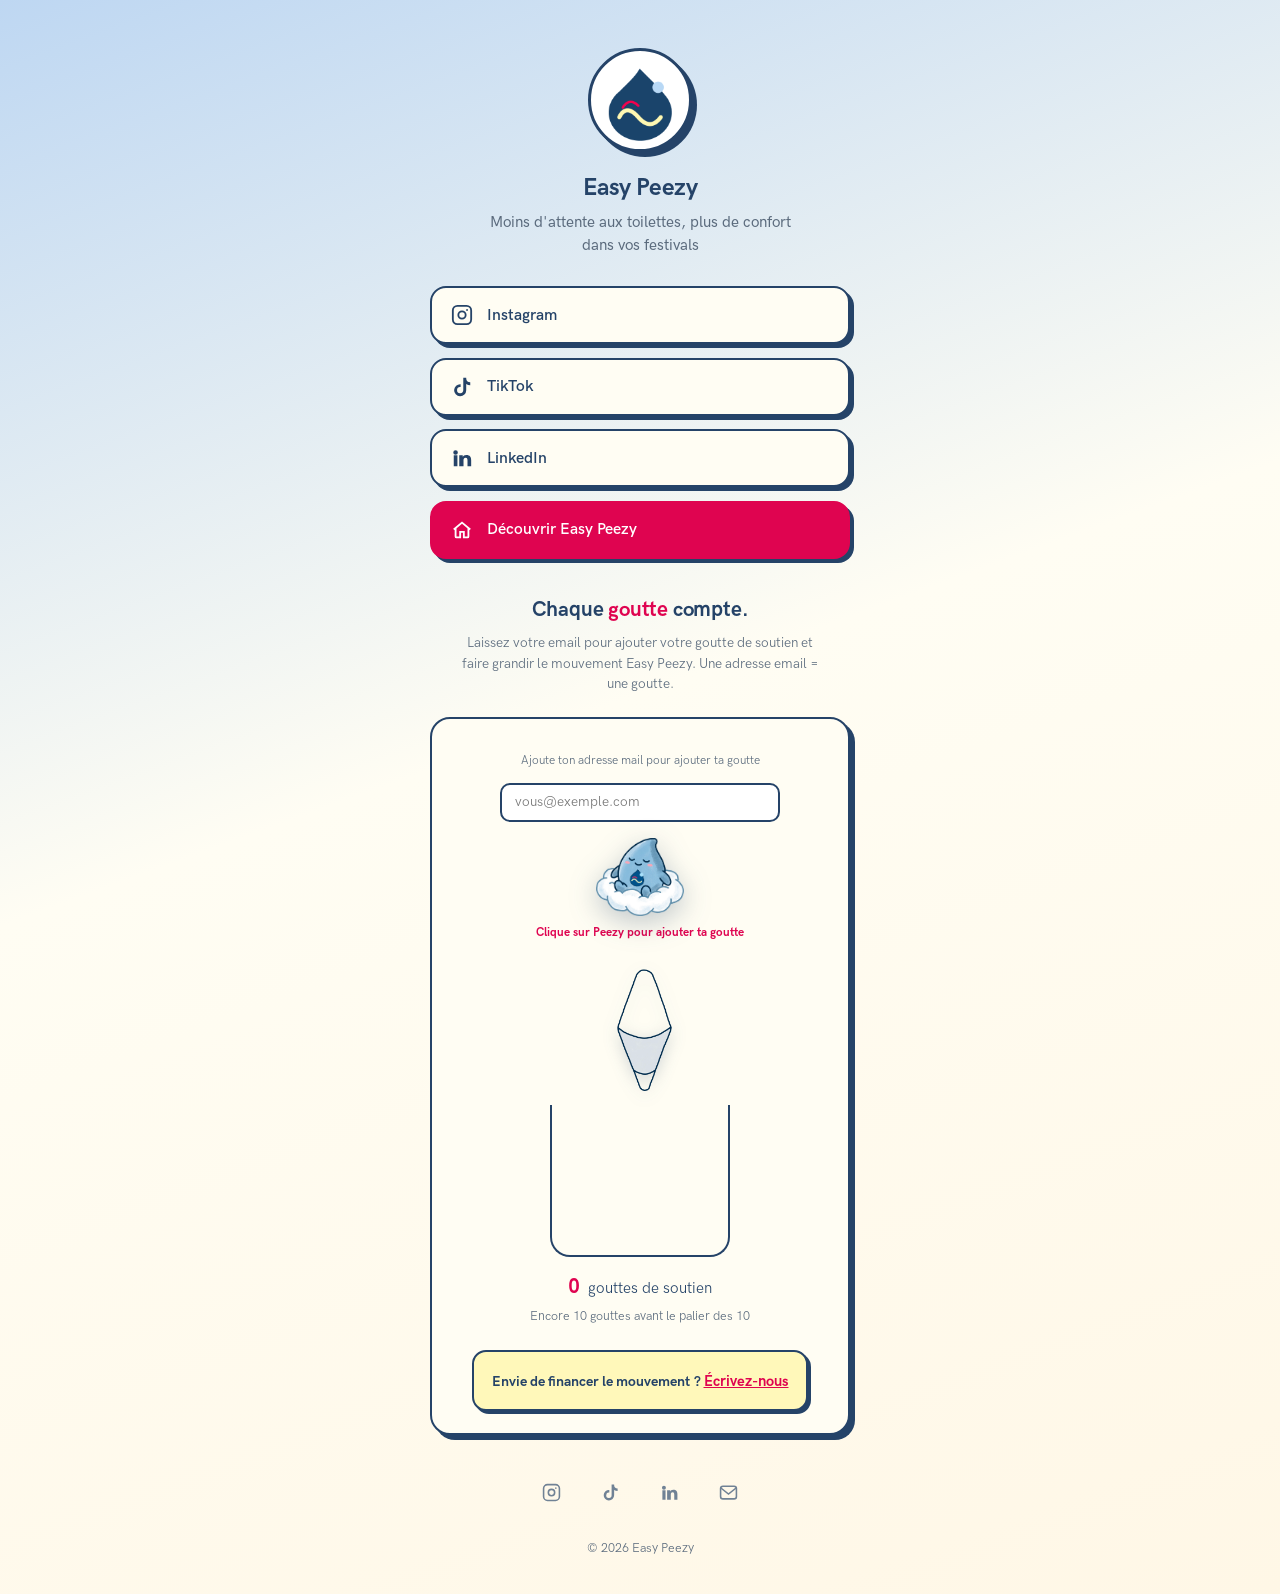
<file: links.html>
<!doctype html>
<html lang="fr">
<head>
<meta charset="UTF-8" />
<meta name="viewport" content="width=device-width, initial-scale=1, viewport-fit=cover" />
<title>Easy Peezy · Tous nos liens</title>
<meta name="description" content="Retrouvez tous les liens Easy Peezy : réseaux sociaux, dernier article et site officiel." />
<meta name="robots" content="noindex" />
<link rel="icon" type="image/png" href="assets/logo.png" />
<link rel="apple-touch-icon" href="assets/logo.png" />
<style>
@font-face{font-family:"HK Grotesk";src:url("assets/fonts/HKGrotesk-Regular.woff2") format("woff2");font-weight:400;font-style:normal;font-display:swap}
@font-face{font-family:"HK Grotesk";src:url("assets/fonts/HKGrotesk-Medium.woff2") format("woff2");font-weight:500;font-style:normal;font-display:swap}
@font-face{font-family:"HK Grotesk";src:url("assets/fonts/HKGrotesk-SemiBold.woff2") format("woff2");font-weight:600;font-style:normal;font-display:swap}
@font-face{font-family:"HK Grotesk";src:url("assets/fonts/HKGrotesk-Bold.woff2") format("woff2");font-weight:700;font-style:normal;font-display:swap}

:root{
  --navy:#254368;
  --baby:#bed7f2;
  --butter:#fff8ba;
  --crimson:#df0450;
  --cream:#fffdf3;
  --cream-2:#fff7e6;
  --ink:#22303f;
  --muted:#5b6b7d;
  --sans:"HK Grotesk",-apple-system,BlinkMacSystemFont,"Segoe UI",sans-serif;
}

*{box-sizing:border-box;margin:0;padding:0}
html{-webkit-text-size-adjust:100%}
body{
  font-family:var(--sans);
  color:var(--ink);
  background:linear-gradient(160deg,var(--baby) 0%,var(--cream) 45%,var(--cream-2) 100%);
  min-height:100dvh;
  display:flex;
  justify-content:center;
  padding:3rem 1.2rem 2.2rem;
  line-height:1.5;
  -webkit-font-smoothing:antialiased;
}
a{color:inherit;text-decoration:none}
img{max-width:100%;display:block}

.page{width:100%;max-width:420px;display:flex;flex-direction:column;align-items:center}

.avatar{
  width:104px;height:104px;border-radius:50%;
  object-fit:cover;background:#fff;
  border:3px solid var(--navy);
  box-shadow:5px 5px 0 var(--navy);
  padding:6px;
}

h1{
  font-size:1.5rem;font-weight:700;letter-spacing:-.02em;
  color:var(--navy);margin-top:1.1rem;text-align:center;
}

.bio{
  font-size:.95rem;color:var(--muted);font-weight:500;
  margin-top:.4rem;text-align:center;max-width:320px;
}

.links{
  width:100%;display:flex;flex-direction:column;gap:.85rem;
  margin-top:1.8rem;
}

.link-btn{
  display:flex;align-items:center;gap:.85rem;
  width:100%;padding:.95rem 1.2rem;
  background:var(--cream);
  border:2px solid var(--navy);
  border-radius:16px;
  font-weight:600;font-size:.98rem;color:var(--navy);
  box-shadow:4px 4px 0 var(--navy);
  transition:transform .16s ease, box-shadow .16s ease, background .16s ease, color .16s ease;
}
.link-btn:hover,.link-btn:focus-visible{
  transform:translate(-2px,-2px);
  box-shadow:6px 6px 0 var(--navy);
  background:var(--crimson);
  color:#fff;
}
.link-btn:active{transform:translate(0,0);box-shadow:2px 2px 0 var(--navy)}

.link-btn .ic{
  flex-shrink:0;width:22px;height:22px;
  display:flex;align-items:center;justify-content:center;
}
.link-btn .ic svg{width:100%;height:100%}
.link-btn span.label{flex:1}

.link-btn--primary{
  background:var(--crimson);color:#fff;border-color:var(--crimson);
}
.link-btn--primary:hover{
  background:var(--navy);border-color:var(--navy);color:var(--butter);
}

.socials{
  display:flex;gap:1.3rem;margin-top:2.4rem;
}
.socials a{
  width:38px;height:38px;border-radius:50%;
  display:flex;align-items:center;justify-content:center;
  color:var(--navy);opacity:.65;
  transition:opacity .16s ease, transform .16s ease, color .16s ease;
}
.socials a svg{width:19px;height:19px}
.socials a:hover{opacity:1;transform:translateY(-2px);color:var(--crimson)}

footer{
  margin-top:1.8rem;font-size:.78rem;color:var(--muted);
  text-align:center;
}

.drops-heading{margin-top:2.2rem;text-align:center;max-width:360px}
.drops-heading h2{font-size:1.3rem;font-weight:700;color:var(--navy);letter-spacing:-.01em}
.drops-heading h2 em{font-style:normal;color:var(--crimson)}
.drops-heading p{margin-top:.5rem;font-size:.85rem;color:var(--muted);line-height:1.5}

.drops-widget{
  width:100%;margin-top:1.4rem;display:flex;flex-direction:column;align-items:center;text-align:center;
  background:var(--cream);border:2px solid var(--navy);border-radius:20px;
  box-shadow:5px 5px 0 var(--navy);padding:1.6rem 1.4rem 1.4rem;
}
.drops-widget__mascot-btn{margin-top:1rem;background:none;border:0;padding:0;cursor:pointer;width:88px;line-height:0}
.drops-widget__mascot{width:100%;filter:drop-shadow(0 8px 14px rgba(37,67,104,.28));transition:transform .18s ease}
.drops-widget__mascot-btn:hover .drops-widget__mascot{transform:translateY(-3px) rotate(-4deg)}
.drops-widget__mascot-btn:active .drops-widget__mascot{transform:translateY(2px) scale(.94) rotate(2deg)}
.drops-widget__mascot-btn:disabled{cursor:not-allowed}
.drops-widget__mascot-btn:disabled .drops-widget__mascot{transform:none!important;opacity:.7}
.drops-widget__hint{margin-top:.5rem;font-size:.74rem;color:var(--muted)}
.drops-widget__hint--mascot{margin-top:.5rem;font-weight:700;color:var(--crimson)}
.drops-widget__email-form{width:100%;max-width:280px;margin-top:.8rem}
.drops-widget__email-row{display:flex;gap:.4rem}
.drops-widget__email-input{flex:1;min-width:0;font-family:var(--sans);font-size:.85rem;padding:.6rem .8rem;border:2px solid var(--navy);border-radius:10px;background:#fff;color:var(--ink)}
.drops-widget__email-input:focus{outline:none;box-shadow:3px 3px 0 var(--crimson)}
.drops-widget__email-note{margin-top:.5rem;font-size:.76rem;color:var(--navy)}
.drops-widget__funnel{position:relative;width:140px;height:150px;margin:.8rem 0 0}
.drops-widget__funnel-img{width:100%;height:100%;object-fit:contain;object-position:bottom;filter:drop-shadow(0 4px 8px rgba(37,67,104,.2))}
.drops-widget__jar{width:180px;margin:0 auto;background:transparent;border:2px solid var(--navy);border-top:0;border-radius:0 0 20px 20px;overflow:hidden}
.drops-widget__jar-canvas{display:block;width:180px;height:150px}
.drops-widget__count{font-size:.95rem;color:var(--navy);margin-top:.9rem}
.drops-widget__count strong{font-size:1.3rem;color:var(--crimson);margin-right:.3rem}
.drops-widget__progress{margin-top:.4rem;font-size:.78rem;color:var(--muted)}
.drops-widget__share{
  margin-top:.8rem;background:none;border:0;color:var(--navy);
  font-weight:600;font-size:.82rem;text-decoration:underline;cursor:pointer;font-family:var(--sans);
}
.drops-widget__toast{
  margin-top:1rem;background:var(--butter);border:2px solid var(--navy);border-radius:12px;
  padding:.7rem .9rem;font-size:.8rem;font-weight:600;color:var(--navy);
  opacity:0;transform:translateY(6px);transition:opacity .3s ease,transform .3s ease;
}
.drops-widget__toast.is-visible{opacity:1;transform:none}
.drops-widget__fund{
  margin-top:1.4rem;padding:1rem 1.1rem;
  background:var(--butter);border:2px solid var(--navy);border-radius:14px;
  box-shadow:3px 3px 0 var(--navy);
  font-size:.88rem;font-weight:700;color:var(--navy);line-height:1.5;
}
.drops-widget__fund a{display:inline-block;margin-top:.2rem;color:var(--crimson);font-weight:700;text-decoration:underline;font-size:.92rem}

</style>
</head>
<body>
<main class="page">

  <img class="avatar" src="assets/logo.png" alt="Easy Peezy" />

  <h1>Easy Peezy</h1>
  <p class="bio">Moins d'attente aux toilettes, plus de confort dans vos festivals</p>

  <nav class="links" aria-label="Liens Easy Peezy">
    <a class="link-btn" href="https://www.instagram.com/easypeezy.ep/" target="_blank" rel="noopener">
      <span class="ic"><svg viewBox="0 0 24 24" fill="none" stroke="currentColor" stroke-width="2"><rect x="2" y="2" width="20" height="20" rx="5"/><circle cx="12" cy="12" r="4"/><circle cx="17.5" cy="6.5" r="1" fill="currentColor" stroke="none"/></svg></span>
      <span class="label">Instagram</span>
    </a>

    <a class="link-btn" href="https://www.tiktok.com/@easy.peezy.ep" target="_blank" rel="noopener">
      <span class="ic"><svg viewBox="0 0 24 24" fill="currentColor"><path d="M16.6 2h-3.2v13.4a3.4 3.4 0 1 1-2.9-3.36V8.9a6.6 6.6 0 1 0 6.1 6.58V8.75a7.8 7.8 0 0 0 4.4 1.35V6.9a4.4 4.4 0 0 1-4.4-4.4z"/></svg></span>
      <span class="label">TikTok</span>
    </a>

    <a class="link-btn" href="https://www.linkedin.com/company/easypeezyep" target="_blank" rel="noopener">
      <span class="ic"><svg viewBox="0 0 24 24" fill="currentColor"><path d="M4.98 3.5a2.5 2.5 0 1 1 0 5 2.5 2.5 0 0 1 0-5zM3 9h4v12H3zM9 9h3.8v1.64h.05c.53-.95 1.83-1.96 3.77-1.96C20.9 8.68 22 11 22 14.3V21h-4v-6.06c0-1.44-.03-3.3-2.02-3.3-2.02 0-2.33 1.58-2.33 3.2V21H9z"/></svg></span>
      <span class="label">LinkedIn</span>
    </a>

    <a class="link-btn link-btn--primary" href="index.html">
      <span class="ic"><svg viewBox="0 0 24 24" fill="none" stroke="currentColor" stroke-width="2"><path d="M3 11.5 12 4l9 7.5"/><path d="M5 10v9a1 1 0 0 0 1 1h4v-6h4v6h4a1 1 0 0 0 1-1v-9"/></svg></span>
      <span class="label">Découvrir Easy Peezy</span>
    </a>
  </nav>

  <div class="drops-heading">
    <h2>Chaque <em>goutte</em> compte.</h2>
    <p>Laissez votre email pour ajouter votre goutte de soutien et faire grandir le mouvement Easy Peezy. Une adresse email = une goutte.</p>
  </div>

  <div class="drops-widget" data-drops-widget>
    <p class="drops-widget__hint">Ajoute ton adresse mail pour ajouter ta goutte</p>
    <form class="drops-widget__email-form" id="dropsEmailFormLinks" data-drops-email-form novalidate>
      <div class="drops-widget__email-row">
        <input type="email" inputmode="email" autocomplete="email" required placeholder="vous@exemple.com" class="drops-widget__email-input" data-drops-email-input />
      </div>
    </form>
    <button type="submit" form="dropsEmailFormLinks" class="drops-widget__mascot-btn" data-drops-btn aria-label="Ajouter votre goutte de soutien">
      <img src="assets/mascotte.png" alt="" class="drops-widget__mascot" />
    </button>
    <p class="drops-widget__hint drops-widget__hint--mascot">Clique sur Peezy pour ajouter ta goutte</p>
    <p class="drops-widget__email-note" data-drops-email-note hidden></p>
    <div class="drops-widget__funnel">
      <img src="assets/entonnoire.png" alt="" class="drops-widget__funnel-img" />
    </div>
    <div class="drops-widget__jar">
      <canvas class="drops-widget__jar-canvas" data-drops-canvas width="180" height="150" aria-hidden="true"></canvas>
    </div>
    <p class="drops-widget__count"><strong data-drops-count>–</strong> <span data-drops-count-label>gouttes de soutien</span></p>
    <p class="drops-widget__progress" data-drops-progress></p>
    <button type="button" class="drops-widget__share" data-drops-share hidden>Partage ton rang et n'oublie pas de nous @ !</button>
    <div class="drops-widget__toast" data-drops-toast hidden></div>
    <p class="drops-widget__fund">Envie de financer le mouvement&nbsp;? <a href="mailto:easypeezy.ep@gmail.com?subject=Je%20souhaite%20soutenir%20financièrement%20Easy%20Peezy">Écrivez-nous</a></p>
  </div>

  <div class="socials">
    <a href="https://www.instagram.com/easypeezy.ep/" target="_blank" rel="noopener" aria-label="Instagram">
      <svg viewBox="0 0 24 24" fill="none" stroke="currentColor" stroke-width="2"><rect x="2" y="2" width="20" height="20" rx="5"/><circle cx="12" cy="12" r="4"/><circle cx="17.5" cy="6.5" r="1" fill="currentColor" stroke="none"/></svg>
    </a>
    <a href="https://www.tiktok.com/@easy.peezy.ep" target="_blank" rel="noopener" aria-label="TikTok">
      <svg viewBox="0 0 24 24" fill="currentColor"><path d="M16.6 2h-3.2v13.4a3.4 3.4 0 1 1-2.9-3.36V8.9a6.6 6.6 0 1 0 6.1 6.58V8.75a7.8 7.8 0 0 0 4.4 1.35V6.9a4.4 4.4 0 0 1-4.4-4.4z"/></svg>
    </a>
    <a href="https://www.linkedin.com/company/easypeezyep" target="_blank" rel="noopener" aria-label="LinkedIn">
      <svg viewBox="0 0 24 24" fill="currentColor"><path d="M4.98 3.5a2.5 2.5 0 1 1 0 5 2.5 2.5 0 0 1 0-5zM3 9h4v12H3zM9 9h3.8v1.64h.05c.53-.95 1.83-1.96 3.77-1.96C20.9 8.68 22 11 22 14.3V21h-4v-6.06c0-1.44-.03-3.3-2.02-3.3-2.02 0-2.33 1.58-2.33 3.2V21H9z"/></svg>
    </a>
    <a href="mailto:easypeezy.ep@gmail.com" aria-label="Email">
      <svg viewBox="0 0 24 24" fill="none" stroke="currentColor" stroke-width="2"><rect x="2" y="4" width="20" height="16" rx="3"/><path d="m2 6 10 8 10-8"/></svg>
    </a>
  </div>

  <footer>© 2026 Easy Peezy</footer>
</main>
<script src="js/vendor/matter.min.js"></script>
<script src="js/drops-physics.js"></script>
<script src="js/share-image.js"></script>
<script src="js/drops.js"></script>
</body>
</html>
</file>
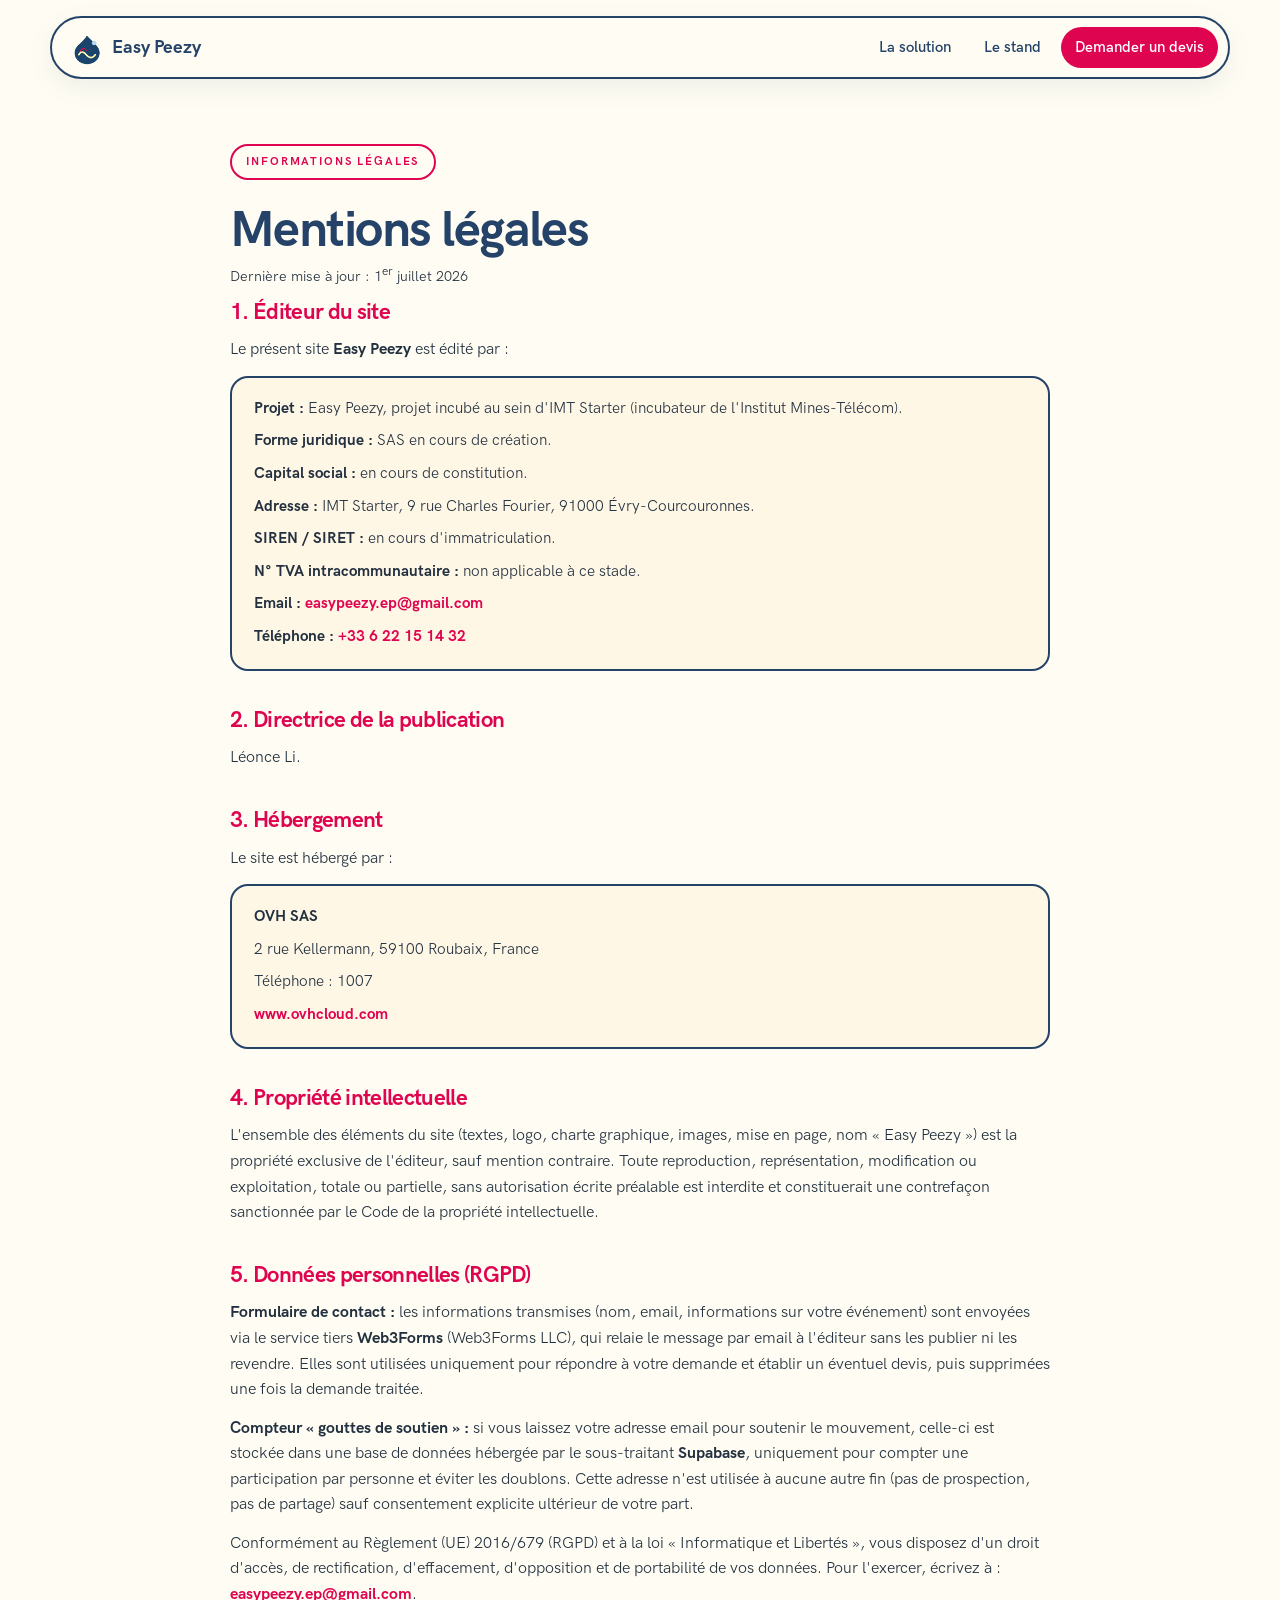
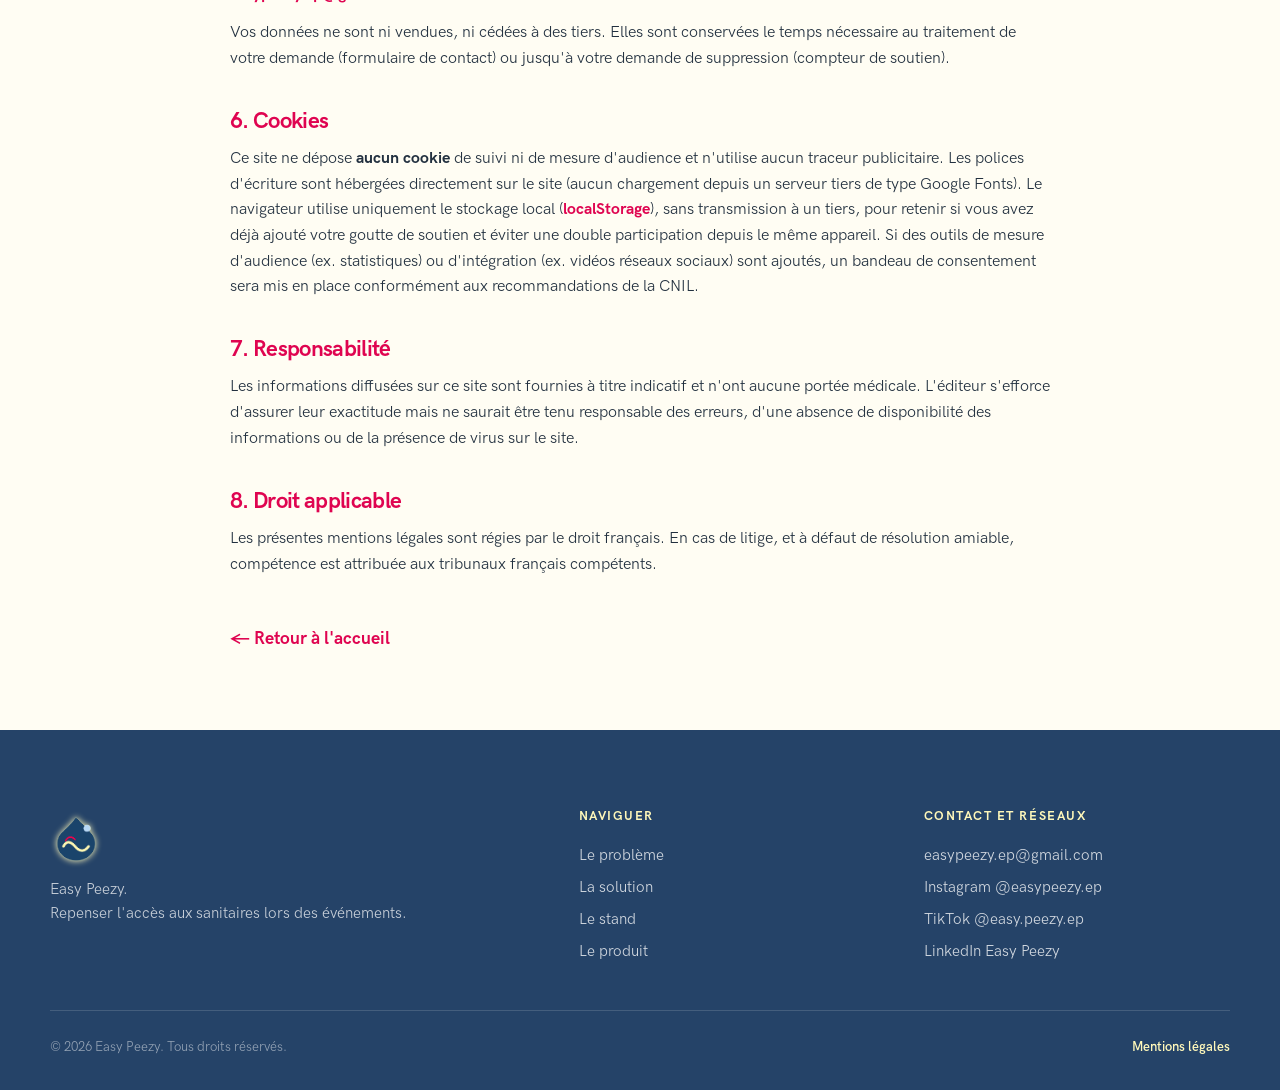
<file: mentions-legales.html>
<!DOCTYPE html>
<html lang="fr">
<head>
  <meta charset="UTF-8" />
  <meta name="viewport" content="width=device-width, initial-scale=1.0" />
  <title>Mentions légales · Easy Peezy</title>
  <meta name="description" content="Mentions légales et politique de confidentialité du site Easy Peezy." />
  <meta name="robots" content="noindex" />
  <link rel="icon" type="image/png" href="assets/logo.png" />
  <link rel="stylesheet" href="css/style.css" />
</head>
<body>

  <!-- NAV -->
  <header class="nav" id="nav">
    <a href="index.html#top" class="nav__brand">
      <img src="assets/logo.png" alt="Easy Peezy" class="nav__logo" />
      <span>Easy Peezy</span>
    </a>
    <nav class="nav__links">
      <a href="index.html#solution">La solution</a>
      <a href="index.html#stand">Le stand</a>
      <a href="index.html#contact" class="nav__cta">Demander un devis</a>
    </nav>
  </header>

  <!-- CONTENU -->
  <main class="legal">
    <div class="legal__inner">
      <span class="kicker">Informations légales</span>
      <h1>Mentions légales</h1>
      <p class="legal__updated">Dernière mise à jour&nbsp;: 1<sup>er</sup> juillet 2026</p>

      <section>
        <h2>1. Éditeur du site</h2>
        <p>Le présent site <strong>Easy Peezy</strong> est édité par&nbsp;:</p>
        <ul>
          <li><strong>Projet&nbsp;:</strong> Easy Peezy, projet incubé au sein d'IMT Starter (incubateur de l'Institut Mines-Télécom).</li>
          <li><strong>Forme juridique&nbsp;:</strong> SAS en cours de création.</li>
          <li><strong>Capital social&nbsp;:</strong> en cours de constitution.</li>
          <li><strong>Adresse&nbsp;:</strong> IMT Starter, 9 rue Charles Fourier, 91000 Évry-Courcouronnes.</li>
          <li><strong>SIREN / SIRET&nbsp;:</strong> en cours d'immatriculation.</li>
          <li><strong>N° TVA intracommunautaire&nbsp;:</strong> non applicable à ce stade.</li>
          <li><strong>Email&nbsp;:</strong> <a href="mailto:easypeezy.ep@gmail.com">easypeezy.ep@gmail.com</a></li>
          <li><strong>Téléphone&nbsp;:</strong> <a href="tel:+33622151432">+33&nbsp;6&nbsp;22&nbsp;15&nbsp;14&nbsp;32</a></li>
        </ul>
      </section>

      <section>
        <h2>2. Directrice de la publication</h2>
        <p>Léonce Li.</p>
      </section>

      <section>
        <h2>3. Hébergement</h2>
        <p>Le site est hébergé par&nbsp;:</p>
        <ul>
          <li><strong>OVH SAS</strong></li>
          <li>2 rue Kellermann, 59100 Roubaix, France</li>
          <li>Téléphone&nbsp;: 1007</li>
          <li><a href="https://www.ovhcloud.com" target="_blank" rel="noopener">www.ovhcloud.com</a></li>
        </ul>
      </section>

      <section>
        <h2>4. Propriété intellectuelle</h2>
        <p>L'ensemble des éléments du site (textes, logo, charte graphique, images, mise en page, nom « Easy Peezy ») est la propriété exclusive de l'éditeur, sauf mention contraire. Toute reproduction, représentation, modification ou exploitation, totale ou partielle, sans autorisation écrite préalable est interdite et constituerait une contrefaçon sanctionnée par le Code de la propriété intellectuelle.</p>
      </section>

      <section id="rgpd">
        <h2>5. Données personnelles (RGPD)</h2>
        <p><strong>Formulaire de contact&nbsp;:</strong> les informations transmises (nom, email, informations sur votre événement) sont envoyées via le service tiers <strong>Web3Forms</strong> (Web3Forms LLC), qui relaie le message par email à l'éditeur sans les publier ni les revendre. Elles sont utilisées uniquement pour répondre à votre demande et établir un éventuel devis, puis supprimées une fois la demande traitée.</p>
        <p><strong>Compteur « gouttes de soutien »&nbsp;:</strong> si vous laissez votre adresse email pour soutenir le mouvement, celle-ci est stockée dans une base de données hébergée par le sous-traitant <strong>Supabase</strong>, uniquement pour compter une participation par personne et éviter les doublons. Cette adresse n'est utilisée à aucune autre fin (pas de prospection, pas de partage) sauf consentement explicite ultérieur de votre part.</p>
        <p>Conformément au Règlement (UE) 2016/679 (RGPD) et à la loi « Informatique et Libertés », vous disposez d'un droit d'accès, de rectification, d'effacement, d'opposition et de portabilité de vos données. Pour l'exercer, écrivez à&nbsp;: <a href="mailto:easypeezy.ep@gmail.com">easypeezy.ep@gmail.com</a>.</p>
        <p>Vos données ne sont ni vendues, ni cédées à des tiers. Elles sont conservées le temps nécessaire au traitement de votre demande (formulaire de contact) ou jusqu'à votre demande de suppression (compteur de soutien).</p>
      </section>

      <section>
        <h2>6. Cookies</h2>
        <p>Ce site ne dépose <strong>aucun cookie</strong> de suivi ni de mesure d'audience et n'utilise aucun traceur publicitaire. Les polices d'écriture sont hébergées directement sur le site (aucun chargement depuis un serveur tiers de type Google Fonts). Le navigateur utilise uniquement le stockage local (<em>localStorage</em>), sans transmission à un tiers, pour retenir si vous avez déjà ajouté votre goutte de soutien et éviter une double participation depuis le même appareil. Si des outils de mesure d'audience (ex. statistiques) ou d'intégration (ex. vidéos réseaux sociaux) sont ajoutés, un bandeau de consentement sera mis en place conformément aux recommandations de la CNIL.</p>
      </section>

      <section>
        <h2>7. Responsabilité</h2>
        <p>Les informations diffusées sur ce site sont fournies à titre indicatif et n'ont aucune portée médicale. L'éditeur s'efforce d'assurer leur exactitude mais ne saurait être tenu responsable des erreurs, d'une absence de disponibilité des informations ou de la présence de virus sur le site.</p>
      </section>

      <section>
        <h2>8. Droit applicable</h2>
        <p>Les présentes mentions légales sont régies par le droit français. En cas de litige, et à défaut de résolution amiable, compétence est attribuée aux tribunaux français compétents.</p>
      </section>

      <p class="legal__back"><a href="index.html#top">← Retour à l'accueil</a></p>
    </div>
  </main>

  <!-- FOOTER -->
  <footer class="footer">
    <div class="footer__inner">
      <div class="footer__brand">
        <img src="assets/logo.png" alt="Easy Peezy" />
        <p>Easy Peezy.<br />Repenser l'accès aux sanitaires lors des événements.</p>
      </div>
      <div class="footer__col">
        <h4>Naviguer</h4>
        <a href="index.html#probleme">Le problème</a>
        <a href="index.html#solution">La solution</a>
        <a href="index.html#stand">Le stand</a>
        <a href="index.html#produit">Le produit</a>
      </div>
      <div class="footer__col">
        <h4>Contact et réseaux</h4>
        <a href="mailto:easypeezy.ep@gmail.com">easypeezy.ep@gmail.com</a>
        <a href="https://www.instagram.com/easypeezy.ep/" target="_blank" rel="noopener">Instagram @easypeezy.ep</a>
        <a href="https://www.tiktok.com/@easy.peezy.ep" target="_blank" rel="noopener">TikTok @easy.peezy.ep</a>
        <a href="https://www.linkedin.com/company/easypeezyep" target="_blank" rel="noopener">LinkedIn Easy Peezy</a>
      </div>
    </div>
    <div class="footer__bottom">
      <span>© 2026 Easy Peezy. Tous droits réservés.</span>
      <span><a href="mentions-legales.html">Mentions légales</a></span>
    </div>
  </footer>

</body>
</html>
</file>
<file: css/style.css>
/* ============ FONTS (HK Grotesk) ============ */
@font-face{font-family:"HK Grotesk";src:url("../assets/fonts/HKGrotesk-Light.woff2") format("woff2");font-weight:300;font-style:normal;font-display:swap}
@font-face{font-family:"HK Grotesk";src:url("../assets/fonts/HKGrotesk-Regular.woff2") format("woff2");font-weight:400;font-style:normal;font-display:swap}
@font-face{font-family:"HK Grotesk";src:url("../assets/fonts/HKGrotesk-Medium.woff2") format("woff2");font-weight:500;font-style:normal;font-display:swap}
@font-face{font-family:"HK Grotesk";src:url("../assets/fonts/HKGrotesk-SemiBold.woff2") format("woff2");font-weight:600;font-style:normal;font-display:swap}
@font-face{font-family:"HK Grotesk";src:url("../assets/fonts/HKGrotesk-Bold.woff2") format("woff2");font-weight:700;font-style:normal;font-display:swap}
@font-face{font-family:"Vintage Glamore";src:url("../assets/fonts/VintageGlamore-Regular.ttf") format("truetype");font-weight:400;font-style:normal;font-display:swap}
@font-face{font-family:"Vintage Glamore";src:url("../assets/fonts/VintageGlamore-Italic.ttf") format("truetype");font-weight:400;font-style:italic;font-display:swap}

.brand-name{font-family:"Vintage Glamore",var(--serif)}

/* ============ TOKENS ============ */
:root{
  --navy:#254368;
  --baby:#bed7f2;
  --butter:#fff8ba;
  --crimson:#df0450;
  --cream:#fffdf3;
  --cream-2:#fff7e6;
  --ink:#22303f;
  --muted:#5b6b7d;
  --white:#ffffff;
  --radius:18px;
  --radius-lg:32px;
  --shadow:0 20px 55px rgba(37,67,104,.14);
  --shadow-soft:0 8px 26px rgba(37,67,104,.08);
  --shadow-hard:10px 10px 0 var(--navy);
  --max:1180px;
  --serif:"HK Grotesk",-apple-system,BlinkMacSystemFont,"Segoe UI",sans-serif;
  --sans:"HK Grotesk",-apple-system,BlinkMacSystemFont,"Segoe UI",sans-serif;
}

*{box-sizing:border-box;margin:0;padding:0}
html{scroll-behavior:smooth}
body{font-family:var(--sans);color:var(--ink);background:var(--cream);line-height:1.6;-webkit-font-smoothing:antialiased;overflow-x:hidden}
img{max-width:100%;display:block}
a{color:inherit;text-decoration:none}
em{font-style:normal;font-weight:700;color:var(--crimson)}
section{position:relative}

h1,h2,h3,h4{font-family:var(--serif);line-height:1.05;font-weight:700;letter-spacing:-.03em}

.kicker{display:inline-flex;align-items:center;gap:.5rem;font-weight:700;font-size:.72rem;letter-spacing:.16em;text-transform:uppercase;color:var(--crimson);margin-bottom:1.1rem;padding:.42rem .9rem;border:2px solid var(--crimson);border-radius:999px}
.kicker--light{color:var(--butter);border-color:rgba(255,248,186,.5)}
.lead{font-size:1.2rem;color:var(--muted);max-width:60ch;margin-top:1.1rem}

.section__head{max-width:var(--max);margin:0 auto 3.5rem;padding:0 24px;text-align:center;display:flex;flex-direction:column;align-items:center}
.section__head h2{font-size:clamp(2.2rem,5.2vw,3.6rem)}
.section__head .lead{margin:1.2rem auto 0}

/* ============ BLOBS / SHAPES ============ */
.blob{position:absolute;border-radius:46% 54% 55% 45%/48% 44% 56% 52%;z-index:0;pointer-events:none;filter:blur(1px)}
.blob--baby{width:min(40vw,460px);aspect-ratio:1;background:var(--baby);opacity:.55;top:-8%;right:-6%}
.blob--butter{width:min(30vw,340px);aspect-ratio:1;background:var(--butter);opacity:.6;bottom:6%;left:-8%}
.blob--crimson{width:180px;aspect-ratio:1;background:var(--crimson);opacity:.14;top:-40px;right:-40px;filter:blur(0)}

/* ============ BUTTONS ============ */
.btn{display:inline-flex;align-items:center;gap:.4rem;font-family:var(--sans);font-weight:700;font-size:1rem;padding:.95rem 1.7rem;border-radius:999px;border:2px solid var(--navy);cursor:pointer;transition:transform .16s ease,box-shadow .16s ease,background .16s ease,color .16s ease}
.btn--primary{background:var(--crimson);color:#fff;border-color:var(--crimson);box-shadow:5px 5px 0 var(--navy)}
.btn--primary:hover{transform:translate(-2px,-2px);box-shadow:8px 8px 0 var(--navy)}
.btn--ghost{background:transparent;color:var(--navy)}
.btn--ghost:hover{background:var(--navy);color:var(--butter)}
.btn--block{width:100%;justify-content:center;margin-top:.6rem}

/* ============ NAV ============ */
.nav{position:fixed;top:16px;left:50%;transform:translateX(-50%);width:calc(100% - 32px);max-width:var(--max);z-index:100;display:flex;align-items:center;justify-content:space-between;padding:.55rem .6rem .55rem 1.1rem;background:rgba(255,253,243,.85);backdrop-filter:blur(12px);border:2px solid var(--navy);border-radius:999px;box-shadow:var(--shadow-soft);transition:box-shadow .3s ease}
.nav.scrolled{box-shadow:5px 5px 0 rgba(37,67,104,.16)}
.nav__brand{display:flex;align-items:center;gap:.55rem;font-family:var(--serif);font-weight:700;font-size:1.15rem;color:var(--navy);white-space:nowrap;flex-shrink:0}
.nav__logo{width:34px;height:34px}
.nav__links{display:flex;align-items:center;gap:.3rem}
.nav__links>a{padding:.55rem .9rem;border-radius:999px;font-weight:600;font-size:.94rem;color:var(--navy);transition:background .16s ease,color .16s ease}
.nav__links>a:hover{background:var(--baby)}
.nav__cta{background:var(--crimson);color:#fff!important;font-weight:700}
.nav__cta:hover{background:var(--navy)!important}
.nav__burger{display:none;flex-direction:column;gap:5px;background:none;border:0;cursor:pointer;padding:8px}
.nav__burger span{width:24px;height:2.5px;background:var(--navy);border-radius:2px;transition:.25s}

/* ============ HERO ============ */
.hero{min-height:100svh;display:flex;align-items:center;padding:9rem 24px 8rem;background:radial-gradient(120% 90% at 80% -10%,var(--baby) 0%,transparent 52%),radial-gradient(90% 80% at 5% 115%,var(--butter) 0%,transparent 48%),var(--cream);overflow:hidden}
.hero__grid{max-width:var(--max);margin:0 auto;display:grid;grid-template-columns:1.05fr .95fr;gap:3rem;align-items:center;position:relative;z-index:2}
.hero__inner{position:relative}
.hero__eyebrow{display:inline-flex;align-items:center;gap:.55rem;font-weight:700;letter-spacing:.14em;text-transform:uppercase;font-size:.8rem;color:var(--navy);margin-bottom:1.5rem;background:var(--white);padding:.5rem 1.1rem;border-radius:999px;box-shadow:var(--shadow-soft)}
.hero__eyebrow .dot{width:9px;height:9px;border-radius:50%;background:var(--crimson);box-shadow:0 0 0 4px rgba(223,4,80,.18)}
.hero__title{font-size:clamp(2.4rem,4.6vw,4rem);color:var(--navy);letter-spacing:-.035em}
.hero__sub{font-size:clamp(1.05rem,1.6vw,1.3rem);color:var(--muted);max-width:52ch;margin:1.7rem 0 0}
.hero__sub strong{color:var(--navy)}
.hero__cta{display:flex;gap:1rem;flex-wrap:wrap;margin-top:2.5rem}
.hero__visual{position:relative;display:flex;align-items:center;justify-content:center}
.hero__product{width:100%;max-width:340px;filter:drop-shadow(0 30px 45px rgba(37,67,104,.3));animation:hero-float 6s ease-in-out infinite}
.hero__badge{position:absolute;left:50%;bottom:-4%;transform:translateX(-50%);display:flex;align-items:center;gap:.7rem;width:max-content;max-width:270px;background:var(--white);border:2px solid var(--navy);border-radius:999px;padding:.6rem 1.2rem .6rem .6rem;box-shadow:var(--shadow-hard);font-weight:700;font-size:.85rem;color:var(--navy);white-space:nowrap}
.hero__badge-ic{flex-shrink:0;width:30px;height:30px;border-radius:50%;background:var(--crimson);color:#fff;display:flex;align-items:center;justify-content:center;font-size:.95rem}
@keyframes hero-float{0%,100%{transform:translateY(0)}50%{transform:translateY(-16px)}}

/* ============ WAVE ============ */
.wave{position:absolute;left:0;width:100%;line-height:0;z-index:3}
.wave svg{width:100%;height:80px}
.wave--bottom{bottom:-1px}
.wave--bottom path{fill:var(--navy)}
.wave--top{top:-79px}
.wave--top path{fill:var(--navy)}

/* ============ TICKER ============ */
.ticker{background:var(--butter);color:var(--navy);overflow:hidden;padding:.9rem 0;border-bottom:3px solid var(--navy)}
.ticker__track{display:inline-flex;align-items:center;gap:1.4rem;white-space:nowrap;animation:ticker 26s linear infinite;will-change:transform}
.ticker span{font-family:var(--serif);font-weight:700;font-size:1.15rem;letter-spacing:-.01em}
.ticker__dot{width:10px;height:10px;border-radius:50%;background:var(--crimson);flex-shrink:0}
@keyframes ticker{from{transform:translateX(0)}to{transform:translateX(-50%)}}

/* ============ PROBLÈME ============ */
.problem{background:var(--navy);color:#fff;padding:7rem 24px 6rem}
.problem .section__head h2{color:#fff}
.problem .section__head h2 em{color:var(--butter)}
.problem .lead{color:rgba(255,255,255,.82)}
.stats{max-width:var(--max);margin:0 auto;display:grid;grid-template-columns:repeat(4,1fr);gap:1.4rem}
.stat{background:rgba(255,255,255,.05);border:2px solid rgba(255,255,255,.14);border-radius:var(--radius);padding:2rem 1.4rem;text-align:center;transition:transform .18s ease,border-color .18s ease}
.stat:hover{transform:translateY(-4px);border-color:var(--butter)}
.stat__num{display:block;font-family:var(--serif);font-weight:700;font-size:clamp(2.6rem,4.4vw,3.6rem);color:var(--butter);line-height:1;letter-spacing:-.03em}
.stat__label{display:block;margin-top:.9rem;font-size:.92rem;color:rgba(255,255,255,.78)}
.problem__sources{max-width:var(--max);margin:2.6rem auto 0;text-align:center;font-size:.78rem;color:rgba(255,255,255,.5)}

/* ============ SOLUTION ============ */
.solution{padding:7rem 24px}
.solution__grid{max-width:var(--max);margin:0 auto;display:grid;grid-template-columns:1.1fr .9fr;gap:4rem;align-items:center}
.solution__text h2{font-size:clamp(2rem,4vw,3rem);margin-top:.4rem;color:var(--navy)}
.solution__text p{margin-top:1rem;color:var(--muted)}
.checks{list-style:none;margin-top:1.8rem;display:grid;gap:.7rem}
.checks li{position:relative;padding-left:2.1rem;font-weight:600;color:var(--ink)}
.checks li::before{content:"";position:absolute;left:0;top:1px;width:22px;height:22px;border-radius:50%;background:var(--crimson);-webkit-mask:url("data:image/svg+xml;utf8,<svg xmlns='http://www.w3.org/2000/svg' viewBox='0 0 24 24'><path fill='white' d='M9 16.2l-3.5-3.5L4 14.2 9 19.2 20 8.2l-1.5-1.5z'/></svg>") center/70% no-repeat;mask:url("data:image/svg+xml;utf8,<svg xmlns='http://www.w3.org/2000/svg' viewBox='0 0 24 24'><path fill='white' d='M9 16.2l-3.5-3.5L4 14.2 9 19.2 20 8.2l-1.5-1.5z'/></svg>") center/70% no-repeat}
.solution__visual{position:relative}
.solution__card{position:relative;background:linear-gradient(160deg,var(--baby),var(--cream-2));border-radius:var(--radius-lg);padding:3rem 2.4rem;text-align:center;border:2px solid var(--navy);box-shadow:var(--shadow-hard);overflow:hidden}
.solution__logo{width:120px;margin:0 auto 1.6rem;position:relative;z-index:1}
.solution__product{width:100%;max-width:190px;margin:0 auto 1.8rem;position:relative;z-index:1;filter:drop-shadow(0 14px 26px rgba(11,31,58,.25))}
.solution__caption{color:var(--navy);font-size:1.05rem;position:relative;z-index:1}
.solution__mascot{position:absolute;width:110px;right:-6%;bottom:-8%;transform:rotate(-8deg);filter:drop-shadow(0 14px 22px rgba(11,31,58,.25));animation:hero-float 5s ease-in-out infinite;z-index:2}

/* ============ VALEURS (bloc butter) ============ */
.values{padding:7rem 24px;background:var(--butter);border-top:3px solid var(--navy);border-bottom:3px solid var(--navy)}
.values .section__head h2{color:var(--navy)}
.values__grid{max-width:var(--max);margin:0 auto;display:grid;grid-template-columns:repeat(5,1fr);gap:1.2rem}
.value{background:var(--cream);border:2px solid var(--navy);border-radius:var(--radius);padding:1.8rem 1.4rem;box-shadow:4px 4px 0 var(--navy);transition:transform .18s ease,box-shadow .18s ease}
.value:hover{transform:translate(-2px,-2px);box-shadow:7px 7px 0 var(--navy)}
.value h3{color:var(--navy);font-size:1.2rem;margin-bottom:.5rem}
.value p{font-size:.9rem;color:var(--muted)}

/* ============ COMMENT ÇA MARCHE ============ */
.how{background:var(--navy);color:#fff;padding:7rem 24px 6rem}
.how .section__head h2{color:#fff}
.how .section__head h2 em{color:var(--butter)}
.how .lead{color:rgba(255,255,255,.82)}
.timeline{max-width:var(--max);margin:0 auto;list-style:none;display:grid;grid-template-columns:repeat(3,1fr);gap:1.4rem}
.timeline li{background:rgba(255,255,255,.05);border:2px solid rgba(255,255,255,.14);border-radius:var(--radius);padding:2rem 1.6rem;transition:transform .18s ease,border-color .18s ease}
.timeline li:hover{transform:translateY(-4px);border-color:var(--butter)}
.timeline__step{font-family:var(--serif);font-weight:700;font-size:2.4rem;color:var(--butter);opacity:.6;line-height:1}
.timeline li h3{color:#fff;font-size:1.25rem;margin:.6rem 0 .5rem}
.timeline li p{font-size:.92rem;color:rgba(255,255,255,.78)}

/* ============ BENEFITS ============ */
.benefits{padding:7rem 24px}
.benefits__grid{max-width:var(--max);margin:0 auto;display:grid;grid-template-columns:repeat(4,1fr);gap:1.4rem}
.benefit{position:relative;background:var(--cream-2);border:2px solid var(--navy);border-radius:var(--radius);padding:2.4rem 1.6rem 2rem;box-shadow:5px 5px 0 var(--navy);transition:transform .18s ease,box-shadow .18s ease}
.benefit:hover{transform:translate(-3px,-3px);box-shadow:8px 8px 0 var(--crimson)}
.benefit__num{font-family:var(--serif);font-weight:700;font-size:1rem;color:#fff;background:var(--crimson);width:38px;height:38px;display:flex;align-items:center;justify-content:center;border-radius:50%;margin-bottom:1rem}
.benefit h3{color:var(--navy);font-size:1.2rem;margin-bottom:.5rem}
.benefit p{font-size:.92rem;color:var(--muted)}

/* ============ PRODUIT ============ */
.product{background:var(--navy);padding:7rem 24px;color:#fff}
.product__grid{max-width:var(--max);margin:0 auto;display:grid;grid-template-columns:1fr 1fr;gap:4rem;align-items:center}
.product__text h2{color:#fff;font-size:clamp(2rem,4vw,3rem);margin-top:.4rem}
.product__text .lead{color:rgba(255,255,255,.82)}
.usecases{display:flex;flex-wrap:wrap;gap:.6rem;margin:1.8rem 0 2rem}
.usecases span{background:rgba(255,255,255,.08);border:2px solid rgba(255,255,255,.2);padding:.5rem 1rem;border-radius:999px;font-size:.88rem;font-weight:600}
.product__aside blockquote{background:var(--butter);color:var(--navy);border-radius:var(--radius-lg);padding:2.6rem;border:2px solid var(--navy);box-shadow:var(--shadow-hard)}
.stars{color:var(--crimson);font-size:1.4rem;letter-spacing:2px;margin-bottom:1rem}
.product__aside p{font-family:var(--serif);font-size:1.35rem;line-height:1.35;letter-spacing:-.02em}
.product__aside cite{display:block;margin-top:1.2rem;font-style:normal;font-weight:700;font-size:.9rem;opacity:.7}

/* ============ MODE D'EMPLOI ============ */
.usage{padding:7rem 24px;background:var(--cream-2)}
.usage .section__head h2{color:var(--navy)}
.usage__card{max-width:var(--max);margin:0 auto;background:var(--white);border:2px solid var(--navy);border-radius:var(--radius-lg);box-shadow:var(--shadow-hard);padding:clamp(1.4rem,4vw,3rem)}
.usage__card img{width:100%;height:auto}

/* ============ PROOF ============ */
.proof{padding:7rem 24px;background:var(--baby)}
.proof .section__head h2{color:var(--navy)}
.proof__grid{max-width:var(--max);margin:0 auto;display:grid;grid-template-columns:repeat(3,1fr);gap:1.6rem}
.proof__item{background:var(--cream);border:2px solid var(--navy);border-radius:var(--radius);padding:2.2rem;box-shadow:4px 4px 0 var(--navy)}
.proof__item h3{color:var(--crimson);font-size:1.25rem;margin-bottom:.6rem}
.proof__item p{color:var(--muted);font-size:.95rem}

/* ============ SOCIAL / MICRO-TROTTOIR ============ */
.social{padding:7rem 24px}
.social__grid{max-width:var(--max);margin:0 auto;display:grid;grid-template-columns:1fr 1.1fr;gap:2.4rem;align-items:center}
.social__video{margin:0;display:flex;flex-direction:column;align-items:center}
.social__video-embed{position:relative;width:100%;max-width:300px;aspect-ratio:9/16;border-radius:var(--radius-lg);overflow:hidden;border:2px solid var(--navy);box-shadow:var(--shadow-hard);background:var(--navy)}
.social__video-embed iframe,.social__video-embed video{position:absolute;inset:0;width:100%;height:100%;border:0}
.social__video-ph{position:absolute;inset:0;display:flex;flex-direction:column;align-items:center;justify-content:center;gap:1rem;background:radial-gradient(120% 100% at 50% 0%,#31527a,var(--navy));color:#fff;text-align:center;padding:1.4rem}
.social__play{width:64px;height:64px;border-radius:50%;background:var(--crimson);display:flex;align-items:center;justify-content:center;color:#fff;box-shadow:0 10px 30px rgba(223,4,80,.4)}
.social__video-ph p{color:rgba(255,255,255,.85);font-weight:600;line-height:1.4}
.social__video figcaption{margin-top:1rem;color:var(--muted);font-size:.95rem;font-style:italic}
.social__links{display:flex;flex-direction:column;gap:1rem;justify-content:center}
.social__link{display:flex;align-items:center;gap:1rem;background:var(--cream-2);border:2px solid var(--navy);border-radius:var(--radius);padding:1.15rem 1.4rem;box-shadow:4px 4px 0 var(--navy);transition:transform .18s ease,box-shadow .18s ease}
.social__link:hover{transform:translate(-3px,-3px);box-shadow:7px 7px 0 var(--crimson)}
.social__ic{width:48px;height:48px;flex-shrink:0;display:flex;align-items:center;justify-content:center;border-radius:12px;background:var(--navy);color:var(--butter)}
.social__link span:last-child{color:var(--navy);font-size:.95rem;line-height:1.35}
.social__link strong{font-size:1.05rem}

/* ============ COMPTEUR GOUTTES DE SOUTIEN ============ */
.drops{padding:7rem 24px;background:var(--baby)}
.drops .section__head h2{color:var(--navy)}
.drops-widget{width:100%;max-width:640px;margin:0 auto;display:flex;flex-direction:column;align-items:center;text-align:center;background:var(--cream);border:2px solid var(--navy);border-radius:var(--radius-lg);box-shadow:var(--shadow-hard);padding:2.6rem 2rem 2.2rem;position:relative;box-sizing:border-box}
.drops-widget__mascot-btn{margin-top:1.2rem;background:none;border:0;padding:0;cursor:pointer;width:140px;line-height:0}
.drops-widget__mascot{width:100%;filter:drop-shadow(0 10px 18px rgba(37,67,104,.28));transition:transform .18s ease}
.drops-widget__mascot-btn:hover .drops-widget__mascot{transform:translateY(-4px) rotate(-4deg)}
.drops-widget__mascot-btn:active .drops-widget__mascot{transform:translateY(2px) scale(.94) rotate(2deg)}
.drops-widget__mascot-btn:disabled{cursor:not-allowed}
.drops-widget__mascot-btn:disabled .drops-widget__mascot{transform:none!important;opacity:.7}
.drops-widget__hint{margin-top:.7rem;font-size:.82rem;color:var(--muted)}
.drops-widget__hint--mascot{margin-top:.6rem;font-weight:700;color:var(--crimson)}
.drops-widget__email-form{width:100%;max-width:320px;margin-top:1rem}
.drops-widget__email-row{display:flex;gap:.5rem}
.drops-widget__email-input{flex:1;min-width:0;font-family:var(--sans);font-size:.92rem;padding:.7rem .9rem;border:2px solid var(--navy);border-radius:12px;background:#fff;color:var(--ink);transition:box-shadow .16s ease}
.drops-widget__email-input:focus{outline:none;box-shadow:3px 3px 0 var(--crimson)}
.drops-widget__email-note{margin-top:.6rem;font-size:.82rem;color:var(--navy)}
.drops-widget__funnel{position:relative;width:100%;max-width:250px;aspect-ratio:190/200;margin:1.1rem 0 0}
.drops-widget__funnel-img{width:100%;height:100%;object-fit:contain;object-position:bottom;filter:drop-shadow(0 6px 12px rgba(37,67,104,.2))}
.drops-widget__jar{width:100%;max-width:320px;margin:0 auto;background:transparent;border:2px solid var(--navy);border-top:0;border-radius:0 0 26px 26px;overflow:hidden}
.drops-widget__jar-canvas{display:block;width:100%;aspect-ratio:240/200}
.drops-widget__count{font-family:var(--serif);font-size:1.1rem;color:var(--navy);margin-top:1.2rem}
.drops-widget__count strong{font-size:1.7rem;color:var(--crimson);margin-right:.35rem}
.drops-widget__progress{margin-top:.5rem;font-size:.88rem;color:var(--muted)}
.drops-widget__share{margin-top:1.2rem;background:none;border:0;color:var(--navy);font-weight:700;font-size:.9rem;text-decoration:underline;cursor:pointer;font-family:var(--sans)}
.drops-widget__toast{margin-top:1.3rem;background:var(--butter);border:2px solid var(--navy);border-radius:14px;padding:.9rem 1.1rem;font-size:.9rem;font-weight:600;color:var(--navy);opacity:0;transform:translateY(6px);transition:opacity .3s ease,transform .3s ease}
.drops-widget__toast.is-visible{opacity:1;transform:none}
.drops-widget__fund{margin-top:1.8rem;padding:1.3rem 1.5rem;background:var(--butter);border:2px solid var(--navy);border-radius:var(--radius);box-shadow:4px 4px 0 var(--navy);font-size:1.05rem;font-weight:700;color:var(--navy);line-height:1.5}
.drops-widget__fund a{display:inline-block;margin-top:.3rem;color:var(--crimson);font-weight:700;text-decoration:underline;font-size:1.1rem}

/* ============ FAQ ============ */
.faq{padding:7rem 24px;background:var(--cream-2)}
.faq .section__head h2{color:var(--navy)}
.faq__list{max-width:820px;margin:0 auto;display:grid;gap:1rem}
.faq__item{background:var(--cream);border:2px solid var(--navy);border-radius:var(--radius);box-shadow:4px 4px 0 var(--navy);overflow:hidden}
.faq__item summary{list-style:none;cursor:pointer;padding:1.3rem 1.6rem;font-family:var(--serif);font-weight:700;font-size:1.1rem;color:var(--navy);display:flex;align-items:center;justify-content:space-between;gap:1rem}
.faq__item summary::-webkit-details-marker{display:none}
.faq__item summary::after{content:"+";font-size:1.6rem;line-height:1;color:var(--crimson);transition:transform .2s ease;flex-shrink:0}
.faq__item[open] summary::after{transform:rotate(45deg)}
.faq__body{padding:0 1.6rem 1.4rem}
.faq__body p{color:var(--muted);font-size:.98rem}

/* ============ CONTACT ============ */
.contact{padding:7rem 24px}
.contact__inner{position:relative;max-width:760px;margin:0 auto;text-align:center;background:var(--butter);border-radius:var(--radius-lg);padding:3.4rem clamp(1.6rem,4vw,3.4rem);border:2px solid var(--navy);box-shadow:var(--shadow-hard)}
.contact__mascot{position:absolute;top:-64px;right:6%;width:120px;transform:rotate(8deg);filter:drop-shadow(0 14px 20px rgba(11,31,58,.25));z-index:1}
.contact__inner h2{color:var(--navy);font-size:clamp(1.8rem,3.6vw,2.7rem)}
.contact__inner .lead{margin:1rem auto 2rem;color:var(--navy);opacity:.85}
.contact__form{display:grid;grid-template-columns:1fr 1fr;gap:1rem;text-align:left}
.field{display:flex;flex-direction:column;gap:.35rem}
.field--full{grid-column:1/-1}
.field label{font-size:.85rem;font-weight:700;color:var(--navy)}
.field input,.field textarea{font-family:var(--sans);font-size:1rem;padding:.8rem 1rem;border:2px solid var(--navy);border-radius:12px;background:#fff;color:var(--ink);resize:vertical;transition:box-shadow .16s ease}
.field input:focus,.field textarea:focus{outline:none;box-shadow:4px 4px 0 var(--crimson)}
.contact__form .btn--block{grid-column:1/-1}
.contact__privacy{grid-column:1/-1;margin-top:.9rem;font-size:.78rem;line-height:1.5;color:var(--navy);opacity:.8}
.contact__privacy a{color:var(--crimson);font-weight:700}
.contact__alt{margin-top:1.4rem;font-size:.95rem;color:var(--navy)}
.contact__alt a{color:var(--crimson);font-weight:700}
.contact__form.sent{opacity:.6;pointer-events:none}

/* ============ FOOTER ============ */
.footer{background:var(--navy);color:#fff;padding:5rem 24px 2rem;position:relative;margin-top:0}
.footer__inner{max-width:var(--max);margin:0 auto;display:grid;grid-template-columns:1.6fr 1fr 1fr;gap:2.4rem;padding-bottom:2.6rem;border-bottom:1px solid rgba(255,255,255,.14)}
.footer__brand img{width:52px;margin-bottom:1rem;filter:drop-shadow(0 0 0 var(--butter)) drop-shadow(0 0 3px var(--butter))}
.footer__brand p{color:rgba(255,255,255,.75);font-size:.95rem}
.footer__col h4{font-family:var(--sans);font-weight:700;font-size:.8rem;letter-spacing:.12em;text-transform:uppercase;color:var(--butter);margin-bottom:1rem}
.footer__col a{display:block;color:rgba(255,255,255,.8);font-size:.95rem;padding:.25rem 0;transition:color .16s ease}
.footer__col a:hover{color:var(--butter)}
.footer__bottom{max-width:var(--max);margin:1.6rem auto 0;display:flex;justify-content:space-between;gap:1rem;flex-wrap:wrap;font-size:.82rem;color:rgba(255,255,255,.5)}
.footer__bottom a{color:var(--butter);font-weight:600}
.footer__bottom a:hover{text-decoration:underline}

/* ============ LEGAL PAGE ============ */
.legal{padding:9rem 24px 4rem;background:var(--cream)}
.legal__inner{max-width:820px;margin:0 auto}
.legal__inner h1{font-size:clamp(2.2rem,5vw,3.2rem);color:var(--navy);margin:.4rem 0 .3rem}
.legal__updated{color:var(--muted);font-size:.9rem;margin-bottom:2.6rem}
.legal section{margin-bottom:2.4rem}
.legal h2{font-size:1.4rem;color:var(--crimson);margin-bottom:.8rem}
.legal p{color:var(--ink);margin-bottom:.8rem}
.legal ul{list-style:none;display:grid;gap:.5rem;margin:.4rem 0 .8rem;padding:1.2rem 1.4rem;background:var(--cream-2);border-radius:var(--radius);border:2px solid var(--navy)}
.legal li{color:var(--ink);font-size:.96rem}
.legal a{color:var(--crimson);font-weight:700}
.legal mark{background:var(--butter);color:var(--navy);padding:.05em .4em;border-radius:6px;font-weight:700;font-size:.92em}
.legal__note{font-size:.88rem;color:var(--muted);font-style:italic;padding:.8rem 1rem;background:rgba(190,215,242,.28);border-radius:12px}
.legal__back{margin-top:3rem;font-family:var(--serif);font-size:1.1rem;font-weight:700}

/* ============ REVEAL ============ */
.reveal{opacity:0;transform:translateY(30px);transition:opacity .7s ease-out,transform .7s ease-out}
.reveal.in{opacity:1;transform:none}

/* ============ RESPONSIVE ============ */
@media(max-width:960px){
  .stats{grid-template-columns:repeat(2,1fr)}
  .hero__grid,.solution__grid,.product__grid{grid-template-columns:1fr;gap:2.6rem}
  .hero__inner{text-align:center}
  .hero__sub{margin-left:auto;margin-right:auto}
  .hero__cta{justify-content:center}
  .hero__visual{order:-1}
  .hero__product{max-width:260px}
  .hero__badge{position:static;transform:none;white-space:normal;width:auto;max-width:280px;margin:1.4rem auto 0}
  .solution__mascot{width:78px;right:-2%;bottom:-4%}
  .values__grid{grid-template-columns:repeat(2,1fr)}
  .timeline{grid-template-columns:repeat(2,1fr)}
  .benefits__grid{grid-template-columns:repeat(2,1fr)}
  .proof__grid{grid-template-columns:1fr}
  .social__grid{grid-template-columns:1fr}
  .footer__inner{grid-template-columns:1fr}
  .contact__mascot{width:90px;top:-46px;right:4%}
}
@media(max-width:680px){
  .usage__card{overflow-x:auto}
  .usage__card img{width:auto;max-width:none;min-width:640px}
  .nav__links{position:absolute;top:calc(100% + 10px);right:0;flex-direction:column;align-items:stretch;background:var(--cream);border:2px solid var(--navy);border-radius:20px;padding:.6rem;min-width:210px;box-shadow:var(--shadow);opacity:0;visibility:hidden;transform:translateY(-8px);transition:.2s}
  .nav__links.open{opacity:1;visibility:visible;transform:none}
  .nav__burger{display:flex}
  .nav__burger.open span:nth-child(1){transform:translateY(7px) rotate(45deg)}
  .nav__burger.open span:nth-child(2){opacity:0}
  .nav__burger.open span:nth-child(3){transform:translateY(-7px) rotate(-45deg)}
  .stats{grid-template-columns:1fr}
  .values__grid,.timeline,.benefits__grid{grid-template-columns:1fr}
  .contact__form{grid-template-columns:1fr}
  .footer__bottom{flex-direction:column}
  .drops-widget{max-width:480px;padding:2rem 1.2rem 1.8rem}
}

/* ============ REDUCED MOTION ============ */
@media(prefers-reduced-motion:reduce){
  *,*::before,*::after{animation-duration:.001ms!important;animation-iteration-count:1!important;transition-duration:.001ms!important;scroll-behavior:auto!important}
  .reveal{opacity:1;transform:none}
  .ticker__track{animation:none}
}
</file>
